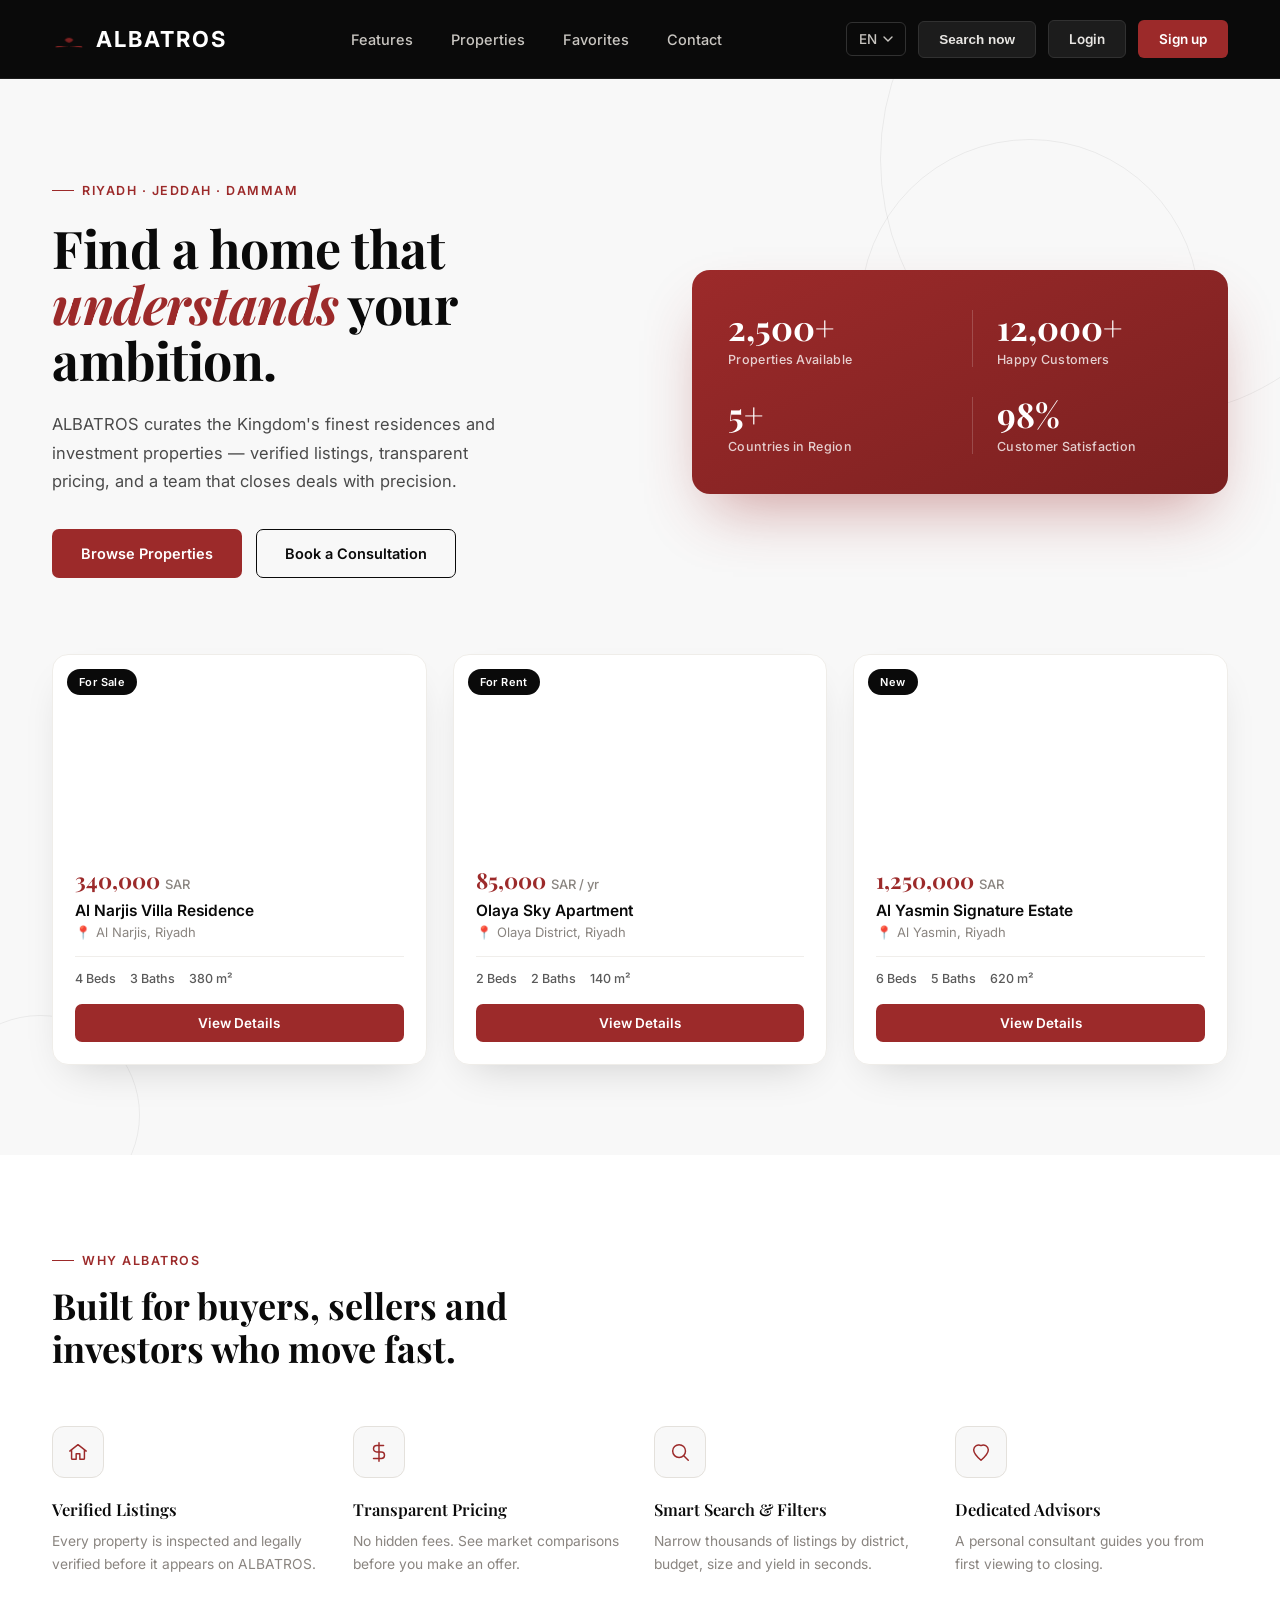
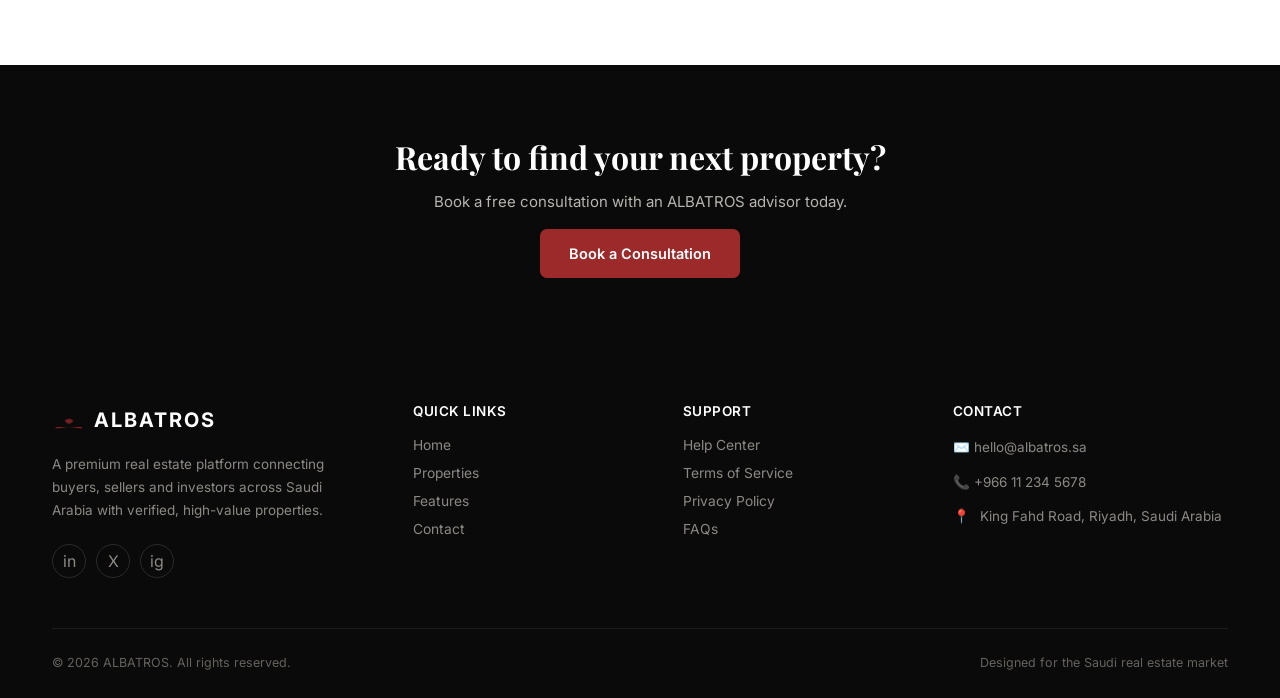
<file: implementation/Albatros (النسخة الأولى)/index.html>
<!DOCTYPE html>
<html lang="en">
<head>
<meta charset="UTF-8">
<meta name="viewport" content="width=device-width, initial-scale=1.0">
<title>ALBATROS | Premium Real Estate</title>
<link rel="preconnect" href="https://fonts.googleapis.com">
<link href="https://fonts.googleapis.com/css2?family=Playfair+Display:wght@500;600;700;800&family=Inter:wght@400;500;600;700&family=Cairo:wght@400;500;600;700;800&display=swap" rel="stylesheet">
<style>
  :root{
    --maroon:#9C2A2A;
    --maroon-dark:#7A2020;
    --black:#0A0A0A;
    --white:#FFFFFF;
    --gray-bg:#F8F8F8;
    --gray-mid:#E4E1DC;
    --text-muted:#8A8580;
  }
  *{box-sizing:border-box;margin:0;padding:0;}
  body{
    font-family:'Inter',sans-serif;
    background:var(--white);
    color:var(--black);
    -webkit-font-smoothing:antialiased;
  }
  h1,h2,h3,.display{
    font-family:'Playfair Display',serif;
  }
  a{text-decoration:none;color:inherit;}
  .wrap{max-width:1240px;margin:0 auto;padding:0 32px;}

  /* ---------- HEADER ---------- */
  header{
    background:var(--black);
    position:sticky; top:0; z-index:50;
    border-bottom:1px solid #1c1c1c;
  }
  .header-inner{
    display:flex;align-items:center;justify-content:space-between;
    height:78px;
  }
  .logo{
    color:var(--white);
    font-size:22px;
    font-weight:700;
    letter-spacing:2px;
    display:flex;align-items:center;gap:10px;
  }
  .logo-mark{
    width:34px;height:34px;
    display:flex;align-items:center;justify-content:center;
    position:relative;cursor:pointer;
  }
  .logo-mark svg{overflow:visible;display:block;}
  .logo-mark .wing{transform-origin:24px 24px;transform-box:fill-box;animation:wingFlap 1.5s ease-in-out both;}
  .logo-mark .wing-r{animation-name:wingFlapR;}
  .logo-mark .bird-fly{transform-origin:24px 24px;animation:flyIn 1.5s cubic-bezier(.3,1.15,.6,1) both;}
  .logo-mark:hover .bird-fly, .logo-mark.replay .bird-fly{animation-play-state:running;}
  @keyframes flyIn{
    0%{transform:translate(120px,-70px) rotate(28deg) scale(.5);opacity:0;}
    18%{opacity:1;}
    55%{transform:translate(-14px,10px) rotate(-8deg) scale(1.08);}
    78%{transform:translate(4px,-3px) rotate(4deg) scale(.97);}
    100%{transform:translate(0,0) rotate(0deg) scale(1);}
  }
  @keyframes wingFlap{
    0%{transform:scaleY(1);}
    20%{transform:scaleY(.35);}
    40%{transform:scaleY(1);}
    60%{transform:scaleY(.35);}
    80%{transform:scaleY(.9);}
    100%{transform:scaleY(.2);}
  }
  @keyframes wingFlapR{
    0%{transform:scaleY(1);}
    20%{transform:scaleY(.35);}
    40%{transform:scaleY(1);}
    60%{transform:scaleY(.35);}
    80%{transform:scaleY(.9);}
    100%{transform:scaleY(.2);}
  }
  nav{display:flex;gap:38px;}
  nav a{
    color:#C9C6C1;
    font-size:14.5px;
    font-weight:500;
    transition:color .2s;
    position:relative;
  }
  nav a:hover{color:var(--white);}
  .header-actions{display:flex;align-items:center;gap:12px;}
  .btn{
    font-size:13.5px;
    font-weight:600;
    padding:10px 20px;
    border-radius:6px;
    cursor:pointer;
    border:1px solid transparent;
    transition:all .2s;
    white-space:nowrap;
  }
  .btn-ghost{
    background:#1C1C1C;
    color:#E8E6E3;
    border:1px solid #313131;
  }
  .btn-ghost:hover{background:#262626;}
  .btn-maroon{
    background:var(--maroon);
    color:var(--white);
  }
  .btn-maroon:hover{background:var(--maroon-dark);}
  .lang{
    display:flex;align-items:center;gap:6px;
    color:#C9C6C1;font-size:13.5px;font-weight:500;
    padding:8px 12px;border-radius:6px;cursor:pointer;
    border:1px solid #313131;
  }
  .lang:hover{background:#1C1C1C;}

  /* ---------- HERO ---------- */
  .hero{
    background:var(--gray-bg);
    position:relative;
    overflow:hidden;
    padding:96px 0 0;
  }
  .hero-circles{
    position:absolute;inset:0;
    pointer-events:none;
  }
  .hero-circles span{
    position:absolute;
    border-radius:50%;
    border:1px solid rgba(0,0,0,0.06);
  }
  .hero-inner{
    display:grid;
    grid-template-columns:1.05fr 0.95fr;
    gap:48px;
    align-items:center;
    position:relative;
    z-index:2;
  }
  .eyebrow{
    display:inline-flex;align-items:center;gap:8px;
    font-size:12.5px;font-weight:600;letter-spacing:1.5px;
    text-transform:uppercase;color:var(--maroon);
    margin-bottom:22px;
  }
  .eyebrow::before{content:"";width:22px;height:1px;background:var(--maroon);}
  .hero h1{
    font-size:52px;
    line-height:1.08;
    font-weight:700;
    color:var(--black);
    margin-bottom:22px;
    letter-spacing:-0.5px;
  }
  .hero h1 em{
    font-style:italic;
    color:var(--maroon);
  }
  .hero p.lead{
    font-size:16.5px;
    line-height:1.7;
    color:#4A4A4A;
    max-width:460px;
    margin-bottom:34px;
  }
  .hero-cta{display:flex;gap:14px;margin-bottom:12px;}
  .btn-lg{padding:15px 28px;font-size:14.5px;border-radius:7px;}
  .btn-outline-black{
    background:transparent;
    border:1.5px solid var(--black);
    color:var(--black);
  }
  .btn-outline-black:hover{background:var(--black);color:var(--white);}

  /* stats card */
  .stats-card{
    background:linear-gradient(155deg, var(--maroon) 0%, var(--maroon-dark) 100%);
    border-radius:18px;
    padding:40px 36px;
    display:grid;
    grid-template-columns:1fr 1fr;
    gap:30px 24px;
    box-shadow:0 30px 60px -20px rgba(156,42,42,0.45);
    position:relative;
  }
  .stat-num{
    font-family:'Playfair Display',serif;
    font-size:34px;
    font-weight:700;
    color:var(--white);
    line-height:1;
    margin-bottom:8px;
  }
  .stat-label{
    font-size:12.5px;
    color:rgba(255,255,255,0.78);
    font-weight:500;
    letter-spacing:.3px;
  }
  .stat-divider-v{border-left:1px solid rgba(255,255,255,0.18);}

  /* ---------- PROPERTY CARDS STRIP ---------- */
  .cards-strip{
    position:relative;
    z-index:2;
    margin-top:64px;
  }
  .cards-row{
    display:grid;
    grid-template-columns:repeat(3,1fr);
    gap:26px;
    padding-bottom:90px;
  }
  .p-card{
    background:var(--white);
    border-radius:16px;
    overflow:hidden;
    box-shadow:0 18px 40px -18px rgba(0,0,0,0.18);
    border:1px solid #EFEDE9;
    transition:transform .25s ease, box-shadow .25s ease;
  }
  .p-card:hover{transform:translateY(-6px);box-shadow:0 26px 50px -18px rgba(0,0,0,0.25);}
  .p-img{
    height:190px;
    background-size:cover;
    background-position:center;
    position:relative;
  }
  .p-tag{
    position:absolute;top:14px;left:14px;
    background:var(--black);
    color:var(--white);
    font-size:11px;font-weight:600;
    padding:6px 12px;border-radius:20px;
    letter-spacing:.4px;
  }
  .p-body{padding:20px 22px 22px;}
  .p-price{
    font-family:'Playfair Display',serif;
    font-size:22px;font-weight:700;color:var(--maroon);
    margin-bottom:6px;
  }
  .p-price span{font-size:13px;color:var(--text-muted);font-weight:500;font-family:'Inter',sans-serif;}
  .p-title{font-size:15.5px;font-weight:600;color:var(--black);margin-bottom:4px;}
  .p-loc{
    font-size:13px;color:var(--text-muted);margin-bottom:16px;
    display:flex;align-items:center;gap:5px;
  }
  .p-specs{
    display:flex;gap:14px;
    padding-top:14px;margin-bottom:18px;
    border-top:1px solid #F0EEEB;
    font-size:12.5px;color:#5A5A5A;font-weight:500;
  }
  .p-btn{
    display:block;text-align:center;
    background:var(--maroon);
    color:var(--white);
    font-size:13.5px;font-weight:600;
    padding:11px;border-radius:7px;
    transition:background .2s;
  }
  .p-btn:hover{background:var(--maroon-dark);}

  /* ---------- FEATURES ---------- */
  .features{padding:90px 0;background:var(--white);}
  .section-head{max-width:560px;margin-bottom:56px;}
  .section-head .eyebrow{margin-bottom:16px;}
  .section-head h2{font-size:36px;font-weight:700;color:var(--black);line-height:1.2;}
  .feat-grid{display:grid;grid-template-columns:repeat(4,1fr);gap:28px;}
  .feat-item{padding:0;}
  .feat-icon{
    width:52px;height:52px;border-radius:12px;
    background:var(--gray-bg);
    display:flex;align-items:center;justify-content:center;
    margin-bottom:20px;
    border:1px solid var(--gray-mid);
  }
  .feat-item h3{font-size:16.5px;font-weight:600;margin-bottom:10px;color:var(--black);}
  .feat-item p{font-size:13.8px;color:var(--text-muted);line-height:1.65;}

  /* ---------- CTA BAND ---------- */
  .cta-band{
    background:var(--black);
    padding:70px 0;
    text-align:center;
  }
  .cta-band h2{color:var(--white);font-size:32px;margin-bottom:14px;font-weight:700;}
  .cta-band p{color:#B8B5B1;font-size:15px;margin-bottom:32px;}

  /* ---------- FOOTER ---------- */
  footer{background:var(--black);padding:70px 0 28px;}
  .foot-grid{
    display:grid;
    grid-template-columns:1.4fr 1fr 1fr 1.2fr;
    gap:40px;
    padding-bottom:50px;
    border-bottom:1px solid #1D1D1D;
  }
  .foot-logo{color:var(--white);font-size:20px;font-weight:700;letter-spacing:2px;margin-bottom:16px;display:flex;align-items:center;gap:8px;}
  .foot-desc{color:#8C8985;font-size:13.5px;line-height:1.7;max-width:280px;}
  .foot-col h4{color:var(--white);font-size:13.5px;font-weight:600;margin-bottom:18px;letter-spacing:.5px;text-transform:uppercase;}
  .foot-col a{display:block;color:#8C8985;font-size:13.8px;margin-bottom:12px;transition:color .2s;}
  .foot-col a:hover{color:var(--white);}
  .foot-contact-item{display:flex;gap:10px;color:#8C8985;font-size:13.5px;margin-bottom:14px;line-height:1.5;}
  .foot-bottom{
    display:flex;justify-content:space-between;align-items:center;
    padding-top:26px;color:#65625E;font-size:12.5px;
  }
  .foot-social{display:flex;gap:10px;}
  .foot-social a{
    width:34px;height:34px;border-radius:50%;
    border:1px solid #2A2A2A;
    display:flex;align-items:center;justify-content:center;
    color:#8C8985;
  }
  .foot-social a:hover{border-color:var(--maroon);color:var(--white);}

  @media(max-width:980px){
    .hero-inner{grid-template-columns:1fr;}
    .cards-row{grid-template-columns:1fr;}
    .feat-grid{grid-template-columns:1fr 1fr;}
    .foot-grid{grid-template-columns:1fr 1fr;}
    nav{display:none;}
    .hero h1{font-size:38px;}
  }

  /* ---------- RTL / ARABIC ---------- */
  html[dir="rtl"] body{font-family:'Cairo',sans-serif;}
  html[dir="rtl"] h1,html[dir="rtl"] h2,html[dir="rtl"] h3,html[dir="rtl"] .display,html[dir="rtl"] .stat-num,html[dir="rtl"] .p-price{font-family:'Cairo',sans-serif;}
  html[dir="rtl"] .p-tag{inset-inline-start:14px;left:auto;}
  html[dir="rtl"] .stat-divider-v{border-inline-start:1px solid rgba(255,255,255,0.18);border-left:none;}

  /* ---------- INTRO SPLASH ---------- */
  html,body{overflow-x:hidden;}
  #splash{
    position:fixed;inset:0;z-index:9999;
    background:radial-gradient(120% 140% at 30% 20%, var(--maroon-dark) 0%, var(--maroon) 55%, #6B1A1A 100%);
    display:flex;align-items:center;justify-content:center;
    cursor:pointer;
    transition:opacity .7s ease, visibility .7s ease;
  }
  #splash.hide{opacity:0;visibility:hidden;pointer-events:none;}
  .splash-inner{display:flex;flex-direction:column;align-items:center;gap:22px;}
  .splash-lockup{display:flex;align-items:center;gap:18px;}
  .splash-bird{overflow:visible;}
  .splash-bird .bird-fly-splash{
    transform-origin:24px 24px;
    animation:splashFly 1.5s cubic-bezier(.28,1.2,.55,1) both;
  }
  .splash-bird .s-wing{transform-origin:24px 24px;transform-box:fill-box;animation:wingFlap 1.5s ease-in-out both;}
  .splash-bird .s-wing-r{animation-name:wingFlapR;}
  @keyframes splashFly{
    0%{transform:translate(-320px,-190px) rotate(-38deg) scale(.42);opacity:0;}
    18%{opacity:1;}
    58%{transform:translate(-46px,14px) rotate(-8deg) scale(1.12);}
    80%{transform:translate(6px,-4px) rotate(5deg) scale(.96);}
    100%{transform:translate(0,0) rotate(0deg) scale(1);}
  }
  .splash-word{
    font-family:'Playfair Display',serif;font-weight:800;
    font-size:56px;letter-spacing:8px;color:var(--white);
    opacity:0;transform:translateY(10px);
    animation:splashWord .7s ease forwards;animation-delay:1.05s;
  }
  @keyframes splashWord{to{opacity:1;transform:translateY(0);}}
  .splash-tag{
    color:rgba(255,255,255,0.75);font-size:13px;letter-spacing:2px;text-transform:uppercase;
    opacity:0;animation:splashWord .6s ease forwards;animation-delay:1.5s;
  }
  .splash-skip{
    position:absolute;bottom:34px;color:rgba(255,255,255,0.55);font-size:12.5px;
    opacity:0;animation:splashWord .6s ease forwards;animation-delay:1.8s;
  }
  html[dir="rtl"] .splash-word{font-family:'Cairo',sans-serif;letter-spacing:2px;}
</style>
</head>
<body>

<div id="splash">
  <div class="splash-inner">
    <div class="splash-lockup">
      <svg class="splash-bird" viewBox="0 0 48 48" width="72" height="72" xmlns="http://www.w3.org/2000/svg">
        <g class="bird-fly-splash">
          <path class="s-wing s-wing-l" d="M24 24 C10 12, 0 15, 3 27 C10 21, 18 22, 24 24 Z" fill="#FFFFFF"/>
          <path class="s-wing s-wing-r" d="M24 24 C38 12, 48 15, 45 27 C38 21, 30 22, 24 24 Z" fill="#FFFFFF"/>
          <path d="M17 25 Q24 19 31 25 Q28 30 24 30 Q20 30 17 25 Z" fill="rgba(255,255,255,0.7)"/>
        </g>
      </svg>
      <div class="splash-word">ALBATROS</div>
    </div>
    <div class="splash-tag" data-i18n="hero_eyebrow">Riyadh · Jeddah · Dammam</div>
  </div>
  <div class="splash-skip" data-i18n="splash_skip">Click to skip</div>
</div>

<header>
  <div class="wrap header-inner">
    <div class="logo"><span class="logo-mark bird-logo">
        <svg viewBox="0 0 48 48" width="30" height="30" xmlns="http://www.w3.org/2000/svg">
          <g class="bird-fly">
            <path class="wing wing-l" d="M24 24 C10 12, 0 15, 3 27 C10 21, 18 22, 24 24 Z" fill="#9C2A2A"/>
            <path class="wing wing-r" d="M24 24 C38 12, 48 15, 45 27 C38 21, 30 22, 24 24 Z" fill="#9C2A2A"/>
            <path d="M17 25 Q24 19 31 25 Q28 30 24 30 Q20 30 17 25 Z" fill="#7A2020"/>
          </g>
        </svg>
      </span>ALBATROS</div>
    <nav>
      <a href="index.html#features" data-i18n="nav_features">Features</a>
      <a href="properties.html" data-i18n="nav_properties">Properties</a>
      <a href="favorites.html" data-i18n="nav_favorites">Favorites</a>
      <a href="contact.html" data-i18n="nav_contact">Contact</a>
    </nav>
    <div class="header-actions">
      <div class="lang" id="langToggle" role="button" tabindex="0">
        <span id="langLabel">EN</span>
        <svg width="10" height="6" viewBox="0 0 10 6" fill="none"><path d="M1 1L5 5L9 1" stroke="#C9C6C1" stroke-width="1.4" stroke-linecap="round"/></svg>
      </div>
      <button class="btn btn-ghost" data-i18n="nav_search">Search now</button>
      <a href="login.html" class="btn btn-ghost" data-i18n="nav_login">Login</a>
      <a href="register.html" class="btn btn-maroon" data-i18n="nav_signup">Sign up</a>
    </div>
  </div>
</header>

<section class="hero">
  <div class="hero-circles">
    <span style="width:520px;height:520px;top:-180px;right:-120px;"></span>
    <span style="width:340px;height:340px;top:60px;right:80px;"></span>
    <span style="width:200px;height:200px;bottom:-60px;left:-60px;"></span>
  </div>
  <div class="wrap">
    <div class="hero-inner">
      <div>
        <div class="eyebrow" data-i18n="hero_eyebrow">Riyadh · Jeddah · Dammam</div>
        <h1 data-i18n-html="hero_title">Find a home that <em>understands</em> your ambition.</h1>
        <p class="lead" data-i18n="hero_lead">ALBATROS curates the Kingdom's finest residences and investment properties — verified listings, transparent pricing, and a team that closes deals with precision.</p>
        <div class="hero-cta">
          <a href="properties.html" class="btn btn-lg btn-maroon" data-i18n="hero_cta1">Browse Properties</a>
          <a href="contact.html" class="btn btn-lg btn-outline-black" data-i18n="hero_cta2">Book a Consultation</a>
        </div>
      </div>

      <div class="stats-card">
        <div>
          <div class="stat-num">2,500+</div>
          <div class="stat-label" data-i18n="stat1">Properties Available</div>
        </div>
        <div class="stat-divider-v" style="padding-inline-start:24px;">
          <div class="stat-num">12,000+</div>
          <div class="stat-label" data-i18n="stat2">Happy Customers</div>
        </div>
        <div>
          <div class="stat-num">5+</div>
          <div class="stat-label" data-i18n="stat3">Countries in Region</div>
        </div>
        <div class="stat-divider-v" style="padding-inline-start:24px;">
          <div class="stat-num">98%</div>
          <div class="stat-label" data-i18n="stat4">Customer Satisfaction</div>
        </div>
      </div>
    </div>

    <div class="cards-strip" id="properties">
      <div class="cards-row">
        <div class="p-card">
          <div class="p-img" style="background-image:url('https://images.unsplash.com/photo-1613977257363-707ba9348227?q=80&w=800&auto=format&fit=crop');">
            <span class="p-tag" data-i18n="tag_sale">For Sale</span>
          </div>
          <div class="p-body">
            <div class="p-price">340,000 <span data-i18n="sar">SAR</span></div>
            <div class="p-title" data-i18n="prop1_title">Al Narjis Villa Residence</div>
            <div class="p-loc">📍 <span data-i18n="prop1_loc">Al Narjis, Riyadh</span></div>
            <div class="p-specs"><span data-i18n="beds4">4 Beds</span><span data-i18n="baths3">3 Baths</span><span>380 m²</span></div>
            <a href="property-details.html?id=1" class="p-btn" data-i18n="view_details">View Details</a>
          </div>
        </div>
        <div class="p-card">
          <div class="p-img" style="background-image:url('https://images.unsplash.com/photo-1600596542815-ffad4c1539a9?q=80&w=800&auto=format&fit=crop');">
            <span class="p-tag" data-i18n="tag_rent">For Rent</span>
          </div>
          <div class="p-body">
            <div class="p-price">85,000 <span data-i18n="sar_yr">SAR / yr</span></div>
            <div class="p-title" data-i18n="prop2_title">Olaya Sky Apartment</div>
            <div class="p-loc">📍 <span data-i18n="prop2_loc">Olaya District, Riyadh</span></div>
            <div class="p-specs"><span data-i18n="beds2">2 Beds</span><span data-i18n="baths2">2 Baths</span><span>140 m²</span></div>
            <a href="property-details.html?id=2" class="p-btn" data-i18n="view_details">View Details</a>
          </div>
        </div>
        <div class="p-card">
          <div class="p-img" style="background-image:url('https://images.unsplash.com/photo-1600585154340-be6161a56a0c?q=80&w=800&auto=format&fit=crop');">
            <span class="p-tag" data-i18n="tag_new">New</span>
          </div>
          <div class="p-body">
            <div class="p-price">1,250,000 <span data-i18n="sar">SAR</span></div>
            <div class="p-title" data-i18n="prop3_title">Al Yasmin Signature Estate</div>
            <div class="p-loc">📍 <span data-i18n="prop3_loc">Al Yasmin, Riyadh</span></div>
            <div class="p-specs"><span data-i18n="beds6">6 Beds</span><span data-i18n="baths5">5 Baths</span><span>620 m²</span></div>
            <a href="property-details.html?id=3" class="p-btn" data-i18n="view_details">View Details</a>
          </div>
        </div>
      </div>
    </div>
  </div>
</section>

<section class="features" id="features">
  <div class="wrap">
    <div class="section-head">
      <div class="eyebrow" data-i18n="why_eyebrow">Why Albatros</div>
      <h2 data-i18n="why_title">Built for buyers, sellers and investors who move fast.</h2>
    </div>
    <div class="feat-grid">
      <div class="feat-item">
        <div class="feat-icon">
          <svg width="22" height="22" viewBox="0 0 24 24" fill="none"><path d="M3 11L12 4l9 7M5 10v9a1 1 0 001 1h4v-6h4v6h4a1 1 0 001-1v-9" stroke="#9C2A2A" stroke-width="1.6" stroke-linecap="round" stroke-linejoin="round"/></svg>
        </div>
        <h3 data-i18n="feat1_h">Verified Listings</h3>
        <p data-i18n="feat1_p">Every property is inspected and legally verified before it appears on ALBATROS.</p>
      </div>
      <div class="feat-item">
        <div class="feat-icon">
          <svg width="22" height="22" viewBox="0 0 24 24" fill="none"><path d="M12 2v20M17 5H9.5a3.5 3.5 0 000 7h5a3.5 3.5 0 010 7H6" stroke="#9C2A2A" stroke-width="1.6" stroke-linecap="round"/></svg>
        </div>
        <h3 data-i18n="feat2_h">Transparent Pricing</h3>
        <p data-i18n="feat2_p">No hidden fees. See market comparisons before you make an offer.</p>
      </div>
      <div class="feat-item">
        <div class="feat-icon">
          <svg width="22" height="22" viewBox="0 0 24 24" fill="none"><circle cx="11" cy="11" r="7" stroke="#9C2A2A" stroke-width="1.6"/><path d="M21 21l-4.35-4.35" stroke="#9C2A2A" stroke-width="1.6" stroke-linecap="round"/></svg>
        </div>
        <h3 data-i18n="feat3_h">Smart Search &amp; Filters</h3>
        <p data-i18n="feat3_p">Narrow thousands of listings by district, budget, size and yield in seconds.</p>
      </div>
      <div class="feat-item">
        <div class="feat-icon">
          <svg width="22" height="22" viewBox="0 0 24 24" fill="none"><path d="M12 21c-4-3.5-8-7-8-11.5A5.5 5.5 0 0112 5a5.5 5.5 0 018 4.5C20 14 16 17.5 12 21z" stroke="#9C2A2A" stroke-width="1.6" stroke-linejoin="round"/></svg>
        </div>
        <h3 data-i18n="feat4_h">Dedicated Advisors</h3>
        <p data-i18n="feat4_p">A personal consultant guides you from first viewing to closing.</p>
      </div>
    </div>
  </div>
</section>

<section class="cta-band">
  <div class="wrap">
    <h2 data-i18n="cta_h">Ready to find your next property?</h2>
    <p data-i18n="cta_p">Book a free consultation with an ALBATROS advisor today.</p>
    <a href="contact.html" class="btn btn-lg btn-maroon" data-i18n="hero_cta2">Book a Consultation</a>
  </div>
</section>

<footer id="contact">
  <div class="wrap">
    <div class="foot-grid">
      <div>
        <div class="foot-logo"><span class="logo-mark bird-logo">
        <svg viewBox="0 0 48 48" width="30" height="30" xmlns="http://www.w3.org/2000/svg">
          <g class="bird-fly">
            <path class="wing wing-l" d="M24 24 C10 12, 0 15, 3 27 C10 21, 18 22, 24 24 Z" fill="#9C2A2A"/>
            <path class="wing wing-r" d="M24 24 C38 12, 48 15, 45 27 C38 21, 30 22, 24 24 Z" fill="#9C2A2A"/>
            <path d="M17 25 Q24 19 31 25 Q28 30 24 30 Q20 30 17 25 Z" fill="#7A2020"/>
          </g>
        </svg>
      </span>ALBATROS</div>
        <p class="foot-desc" data-i18n="foot_desc">A premium real estate platform connecting buyers, sellers and investors across Saudi Arabia with verified, high-value properties.</p>
        <div class="foot-social" style="margin-top:22px;">
          <a href="#">in</a><a href="#">X</a><a href="#">ig</a>
        </div>
      </div>
      <div class="foot-col">
        <h4 data-i18n="foot_links">Quick Links</h4>
        <a href="index.html" data-i18n="foot_home">Home</a>
        <a href="properties.html" data-i18n="nav_properties">Properties</a>
        <a href="index.html#features" data-i18n="nav_features">Features</a>
        <a href="contact.html" data-i18n="nav_contact">Contact</a>
      </div>
      <div class="foot-col">
        <h4 data-i18n="foot_support">Support</h4>
        <a href="#" data-i18n="foot_help">Help Center</a>
        <a href="#" data-i18n="foot_terms">Terms of Service</a>
        <a href="#" data-i18n="foot_privacy">Privacy Policy</a>
        <a href="#" data-i18n="foot_faq">FAQs</a>
      </div>
      <div class="foot-col">
        <h4 data-i18n="foot_contact">Contact</h4>
        <div class="foot-contact-item">✉️ hello@albatros.sa</div>
        <div class="foot-contact-item">📞 +966 11 234 5678</div>
        <div class="foot-contact-item">📍 <span data-i18n="foot_address">King Fahd Road, Riyadh, Saudi Arabia</span></div>
      </div>
    </div>
    <div class="foot-bottom">
      <span data-i18n="foot_rights">© 2026 ALBATROS. All rights reserved.</span>
      <span data-i18n="foot_tagline">Designed for the Saudi real estate market</span>
    </div>
  </div>
</footer>

<script src="i18n.js"></script>
<script>
  (function(){
    var splash = document.getElementById('splash');
    document.body.style.overflow = 'hidden';
    var dismissed = false;
    function dismiss(){
      if(dismissed) return;
      dismissed = true;
      splash.classList.add('hide');
      document.body.style.overflow = '';
      setTimeout(function(){ splash.style.display = 'none'; }, 700);
    }
    splash.addEventListener('click', dismiss);
    setTimeout(dismiss, 2600);
  })();
</script>
</body>
</html>
</file>
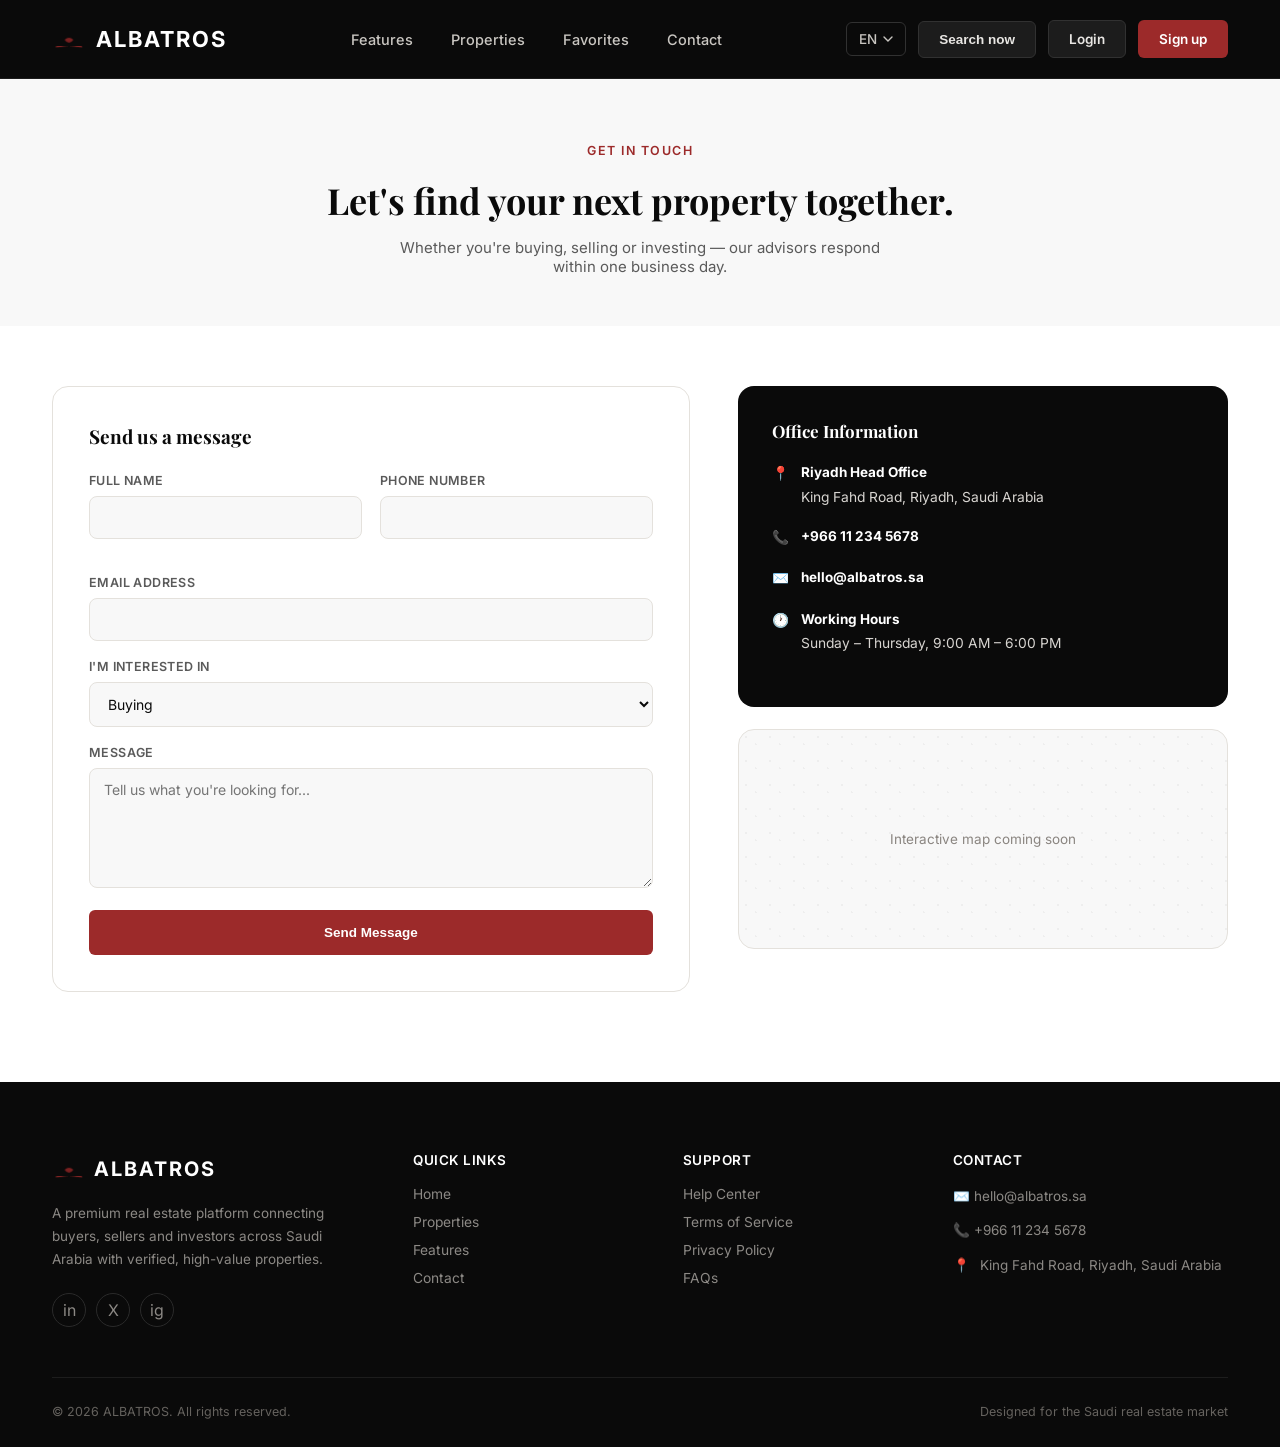
<file: implementation/Albatros (النسخة الأولى)/contact.html>
<!DOCTYPE html>
<html lang="en">
<head>
<meta charset="UTF-8">
<meta name="viewport" content="width=device-width, initial-scale=1.0">
<title>Contact | ALBATROS</title>
<link rel="preconnect" href="https://fonts.googleapis.com">
<link href="https://fonts.googleapis.com/css2?family=Playfair+Display:wght@500;600;700;800&family=Inter:wght@400;500;600;700&family=Cairo:wght@400;500;600;700;800&display=swap" rel="stylesheet">
<style>
  :root{
    --maroon:#9C2A2A; --maroon-dark:#7A2020; --black:#0A0A0A; --white:#FFFFFF;
    --gray-bg:#F8F8F8; --gray-mid:#E4E1DC; --text-muted:#8A8580;
  }
  *{box-sizing:border-box;margin:0;padding:0;}
  body{font-family:'Inter',sans-serif;background:var(--white);color:var(--black);-webkit-font-smoothing:antialiased;}
  h1,h2,h3,.display{font-family:'Playfair Display',serif;}
  a{text-decoration:none;color:inherit;}
  .wrap{max-width:1240px;margin:0 auto;padding:0 32px;}

  header{background:var(--black);position:sticky;top:0;z-index:50;border-bottom:1px solid #1c1c1c;}
  .header-inner{display:flex;align-items:center;justify-content:space-between;height:78px;}
  .logo{color:var(--white);font-size:22px;font-weight:700;letter-spacing:2px;display:flex;align-items:center;gap:10px;}
    .logo-mark{
    width:34px;height:34px;
    display:flex;align-items:center;justify-content:center;
    position:relative;cursor:pointer;
  }
  .logo-mark svg{overflow:visible;display:block;}
  .logo-mark .wing{transform-origin:24px 24px;transform-box:fill-box;animation:wingFlap 1.5s ease-in-out both;}
  .logo-mark .wing-r{animation-name:wingFlapR;}
  .logo-mark .bird-fly{transform-origin:24px 24px;animation:flyIn 1.5s cubic-bezier(.3,1.15,.6,1) both;}
  .logo-mark:hover .bird-fly, .logo-mark.replay .bird-fly{animation-play-state:running;}
  @keyframes flyIn{
    0%{transform:translate(120px,-70px) rotate(28deg) scale(.5);opacity:0;}
    18%{opacity:1;}
    55%{transform:translate(-14px,10px) rotate(-8deg) scale(1.08);}
    78%{transform:translate(4px,-3px) rotate(4deg) scale(.97);}
    100%{transform:translate(0,0) rotate(0deg) scale(1);}
  }
  @keyframes wingFlap{
    0%{transform:scaleY(1);}
    20%{transform:scaleY(.35);}
    40%{transform:scaleY(1);}
    60%{transform:scaleY(.35);}
    80%{transform:scaleY(.9);}
    100%{transform:scaleY(.2);}
  }
  @keyframes wingFlapR{
    0%{transform:scaleY(1);}
    20%{transform:scaleY(.35);}
    40%{transform:scaleY(1);}
    60%{transform:scaleY(.35);}
    80%{transform:scaleY(.9);}
    100%{transform:scaleY(.2);}
  }
  nav{display:flex;gap:38px;}
  nav a{color:#C9C6C1;font-size:14.5px;font-weight:500;transition:color .2s;}
  nav a:hover{color:var(--white);}
  .header-actions{display:flex;align-items:center;gap:12px;}
  .btn{font-size:13.5px;font-weight:600;padding:10px 20px;border-radius:6px;cursor:pointer;border:1px solid transparent;transition:all .2s;white-space:nowrap;}
  .btn-ghost{background:#1C1C1C;color:#E8E6E3;border:1px solid #313131;}
  .btn-ghost:hover{background:#262626;}
  .btn-maroon{background:var(--maroon);color:var(--white);}
  .btn-maroon:hover{background:var(--maroon-dark);}
  .btn-full{width:100%;text-align:center;}
  .lang{display:flex;align-items:center;gap:6px;color:#C9C6C1;font-size:13.5px;font-weight:500;padding:8px 12px;border-radius:6px;cursor:pointer;border:1px solid #313131;}
  .lang:hover{background:#1C1C1C;}

  .page-head{background:var(--gray-bg);padding:60px 0 50px;text-align:center;}
  .eyebrow{display:inline-flex;align-items:center;gap:8px;font-size:12.5px;font-weight:600;letter-spacing:1.5px;text-transform:uppercase;color:var(--maroon);margin-bottom:18px;}
  .page-head h1{font-size:36px;font-weight:700;margin-bottom:14px;}
  .page-head p{color:#5A5A5A;font-size:15px;max-width:480px;margin:0 auto;}

  .contact-layout{display:grid;grid-template-columns:1.3fr 1fr;gap:48px;padding:60px 0 90px;align-items:start;}

  .form-card{background:var(--white);border:1px solid var(--gray-mid);border-radius:16px;padding:36px;}
  .form-card h3{font-size:19px;font-weight:700;margin-bottom:24px;}
  .form-row{display:grid;grid-template-columns:1fr 1fr;gap:18px;margin-bottom:18px;}
  .field{margin-bottom:18px;}
  .field label{display:block;font-size:12.5px;font-weight:600;color:#5A5A5A;margin-bottom:8px;text-transform:uppercase;letter-spacing:.4px;}
  .field input, .field select, .field textarea{
    width:100%;padding:12px 14px;border-radius:8px;border:1px solid var(--gray-mid);
    background:var(--gray-bg);font-size:14px;font-family:'Inter',sans-serif;color:var(--black);
  }
  .field textarea{resize:vertical;min-height:120px;font-family:'Inter',sans-serif;}
  .field input:focus, .field select:focus, .field textarea:focus{outline:2px solid var(--maroon);outline-offset:1px;}

  .info-card{background:var(--black);border-radius:16px;padding:34px;color:var(--white);margin-bottom:22px;}
  .info-card h3{font-size:17px;font-weight:700;margin-bottom:20px;}
  .info-row{display:flex;gap:12px;align-items:flex-start;margin-bottom:18px;font-size:13.8px;color:#D8D5D1;line-height:1.6;}
  .info-row b{display:block;color:var(--white);font-size:13.5px;margin-bottom:2px;}
  .map-box{
    height:220px;border-radius:16px;background:var(--gray-bg);
    border:1px solid var(--gray-mid);
    display:flex;align-items:center;justify-content:center;
    color:var(--text-muted);font-size:13.5px;
    background-image:radial-gradient(circle at 30% 30%, #eee 1px, transparent 1px), radial-gradient(circle at 70% 60%, #eee 1px, transparent 1px);
    background-size:24px 24px;
  }

  footer{background:var(--black);padding:70px 0 28px;}
  .foot-grid{display:grid;grid-template-columns:1.4fr 1fr 1fr 1.2fr;gap:40px;padding-bottom:50px;border-bottom:1px solid #1D1D1D;}
  .foot-logo{color:var(--white);font-size:20px;font-weight:700;letter-spacing:2px;margin-bottom:16px;display:flex;align-items:center;gap:8px;}
  .foot-desc{color:#8C8985;font-size:13.5px;line-height:1.7;max-width:280px;}
  .foot-col h4{color:var(--white);font-size:13.5px;font-weight:600;margin-bottom:18px;letter-spacing:.5px;text-transform:uppercase;}
  .foot-col a{display:block;color:#8C8985;font-size:13.8px;margin-bottom:12px;}
  .foot-col a:hover{color:var(--white);}
  .foot-contact-item{display:flex;gap:10px;color:#8C8985;font-size:13.5px;margin-bottom:14px;line-height:1.5;}
  .foot-bottom{display:flex;justify-content:space-between;align-items:center;padding-top:26px;color:#65625E;font-size:12.5px;}
  .foot-social{display:flex;gap:10px;}
  .foot-social a{width:34px;height:34px;border-radius:50%;border:1px solid #2A2A2A;display:flex;align-items:center;justify-content:center;color:#8C8985;}
  .foot-social a:hover{border-color:var(--maroon);color:var(--white);}

  @media(max-width:980px){
    .contact-layout{grid-template-columns:1fr;}
    .form-row{grid-template-columns:1fr;}
    nav{display:none;}
    .foot-grid{grid-template-columns:1fr 1fr;}
  }

  html[dir="rtl"] body{font-family:'Cairo',sans-serif;}
  html[dir="rtl"] h1,html[dir="rtl"] h2,html[dir="rtl"] h3{font-family:'Cairo',sans-serif;}
</style>
</head>
<body>

<header>
  <div class="wrap header-inner">
    <div class="logo"><span class="logo-mark bird-logo">
        <svg viewBox="0 0 48 48" width="30" height="30" xmlns="http://www.w3.org/2000/svg">
          <g class="bird-fly">
            <path class="wing wing-l" d="M24 24 C10 12, 0 15, 3 27 C10 21, 18 22, 24 24 Z" fill="#9C2A2A"/>
            <path class="wing wing-r" d="M24 24 C38 12, 48 15, 45 27 C38 21, 30 22, 24 24 Z" fill="#9C2A2A"/>
            <path d="M17 25 Q24 19 31 25 Q28 30 24 30 Q20 30 17 25 Z" fill="#7A2020"/>
          </g>
        </svg>
      </span>ALBATROS</div>
    <nav>
      <a href="index.html#features" data-i18n="nav_features">Features</a>
      <a href="properties.html" data-i18n="nav_properties">Properties</a>
      <a href="favorites.html" data-i18n="nav_favorites">Favorites</a>
      <a href="contact.html" data-i18n="nav_contact">Contact</a>
    </nav>
    <div class="header-actions">
      <div class="lang" id="langToggle" role="button" tabindex="0">
        <span id="langLabel">EN</span>
        <svg width="10" height="6" viewBox="0 0 10 6" fill="none"><path d="M1 1L5 5L9 1" stroke="#C9C6C1" stroke-width="1.4" stroke-linecap="round"/></svg>
      </div>
      <button class="btn btn-ghost" data-i18n="nav_search">Search now</button>
      <a href="login.html" class="btn btn-ghost" data-i18n="nav_login">Login</a>
      <a href="register.html" class="btn btn-maroon" data-i18n="nav_signup">Sign up</a>
    </div>
  </div>
</header>

<div class="page-head">
  <div class="wrap">
    <div class="eyebrow" data-i18n="c_eyebrow">Get in Touch</div>
    <h1 data-i18n="c_title">Let's find your next property together.</h1>
    <p data-i18n="c_lead">Whether you're buying, selling or investing — our advisors respond within one business day.</p>
  </div>
</div>

<div class="wrap">
  <div class="contact-layout">
    <div class="form-card">
      <h3 data-i18n="c_form_h">Send us a message</h3>
      <form onsubmit="return false;">
        <div class="form-row">
          <div class="field">
            <label data-i18n="c_name">Full Name</label>
            <input type="text">
          </div>
          <div class="field">
            <label data-i18n="c_phone">Phone Number</label>
            <input type="tel">
          </div>
        </div>
        <div class="field">
          <label data-i18n="c_email">Email Address</label>
          <input type="email">
        </div>
        <div class="field">
          <label data-i18n="c_subject">I'm interested in</label>
          <select>
            <option data-i18n="c_subject_buy">Buying</option>
            <option data-i18n="c_subject_sell">Selling</option>
            <option data-i18n="c_subject_rent">Renting</option>
            <option data-i18n="c_subject_other">Other</option>
          </select>
        </div>
        <div class="field">
          <label data-i18n="c_message">Message</label>
          <textarea data-i18n-ph="c_message_ph" placeholder="Tell us what you're looking for..."></textarea>
        </div>
        <button class="btn btn-maroon btn-full" style="padding:14px;" data-i18n="c_send">Send Message</button>
      </form>
    </div>

    <div>
      <div class="info-card">
        <h3 data-i18n="c_info_h">Office Information</h3>
        <div class="info-row">📍 <div><b data-i18n="c_office">Riyadh Head Office</b><span data-i18n="foot_address">King Fahd Road, Riyadh, Saudi Arabia</span></div></div>
        <div class="info-row">📞 <div><b>+966 11 234 5678</b></div></div>
        <div class="info-row">✉️ <div><b>hello@albatros.sa</b></div></div>
        <div class="info-row">🕐 <div><b data-i18n="c_hours_h">Working Hours</b><span data-i18n="c_hours">Sunday – Thursday, 9:00 AM – 6:00 PM</span></div></div>
      </div>
      <div class="map-box"><span data-i18n="c_map_note">Interactive map coming soon</span></div>
    </div>
  </div>
</div>

<footer>
  <div class="wrap">
    <div class="foot-grid">
      <div>
        <div class="foot-logo"><span class="logo-mark bird-logo">
        <svg viewBox="0 0 48 48" width="30" height="30" xmlns="http://www.w3.org/2000/svg">
          <g class="bird-fly">
            <path class="wing wing-l" d="M24 24 C10 12, 0 15, 3 27 C10 21, 18 22, 24 24 Z" fill="#9C2A2A"/>
            <path class="wing wing-r" d="M24 24 C38 12, 48 15, 45 27 C38 21, 30 22, 24 24 Z" fill="#9C2A2A"/>
            <path d="M17 25 Q24 19 31 25 Q28 30 24 30 Q20 30 17 25 Z" fill="#7A2020"/>
          </g>
        </svg>
      </span>ALBATROS</div>
        <p class="foot-desc" data-i18n="foot_desc">A premium real estate platform connecting buyers, sellers and investors across Saudi Arabia with verified, high-value properties.</p>
        <div class="foot-social" style="margin-top:22px;"><a href="#">in</a><a href="#">X</a><a href="#">ig</a></div>
      </div>
      <div class="foot-col">
        <h4 data-i18n="foot_links">Quick Links</h4>
        <a href="index.html" data-i18n="foot_home">Home</a>
        <a href="properties.html" data-i18n="nav_properties">Properties</a>
        <a href="index.html#features" data-i18n="nav_features">Features</a>
        <a href="contact.html" data-i18n="nav_contact">Contact</a>
      </div>
      <div class="foot-col">
        <h4 data-i18n="foot_support">Support</h4>
        <a href="#" data-i18n="foot_help">Help Center</a>
        <a href="#" data-i18n="foot_terms">Terms of Service</a>
        <a href="#" data-i18n="foot_privacy">Privacy Policy</a>
        <a href="#" data-i18n="foot_faq">FAQs</a>
      </div>
      <div class="foot-col">
        <h4 data-i18n="foot_contact">Contact</h4>
        <div class="foot-contact-item">✉️ hello@albatros.sa</div>
        <div class="foot-contact-item">📞 +966 11 234 5678</div>
        <div class="foot-contact-item">📍 <span data-i18n="foot_address">King Fahd Road, Riyadh, Saudi Arabia</span></div>
      </div>
    </div>
    <div class="foot-bottom">
      <span data-i18n="foot_rights">© 2026 ALBATROS. All rights reserved.</span>
      <span data-i18n="foot_tagline">Designed for the Saudi real estate market</span>
    </div>
  </div>
</footer>

<script src="i18n.js"></script>
</body>
</html>
</file>
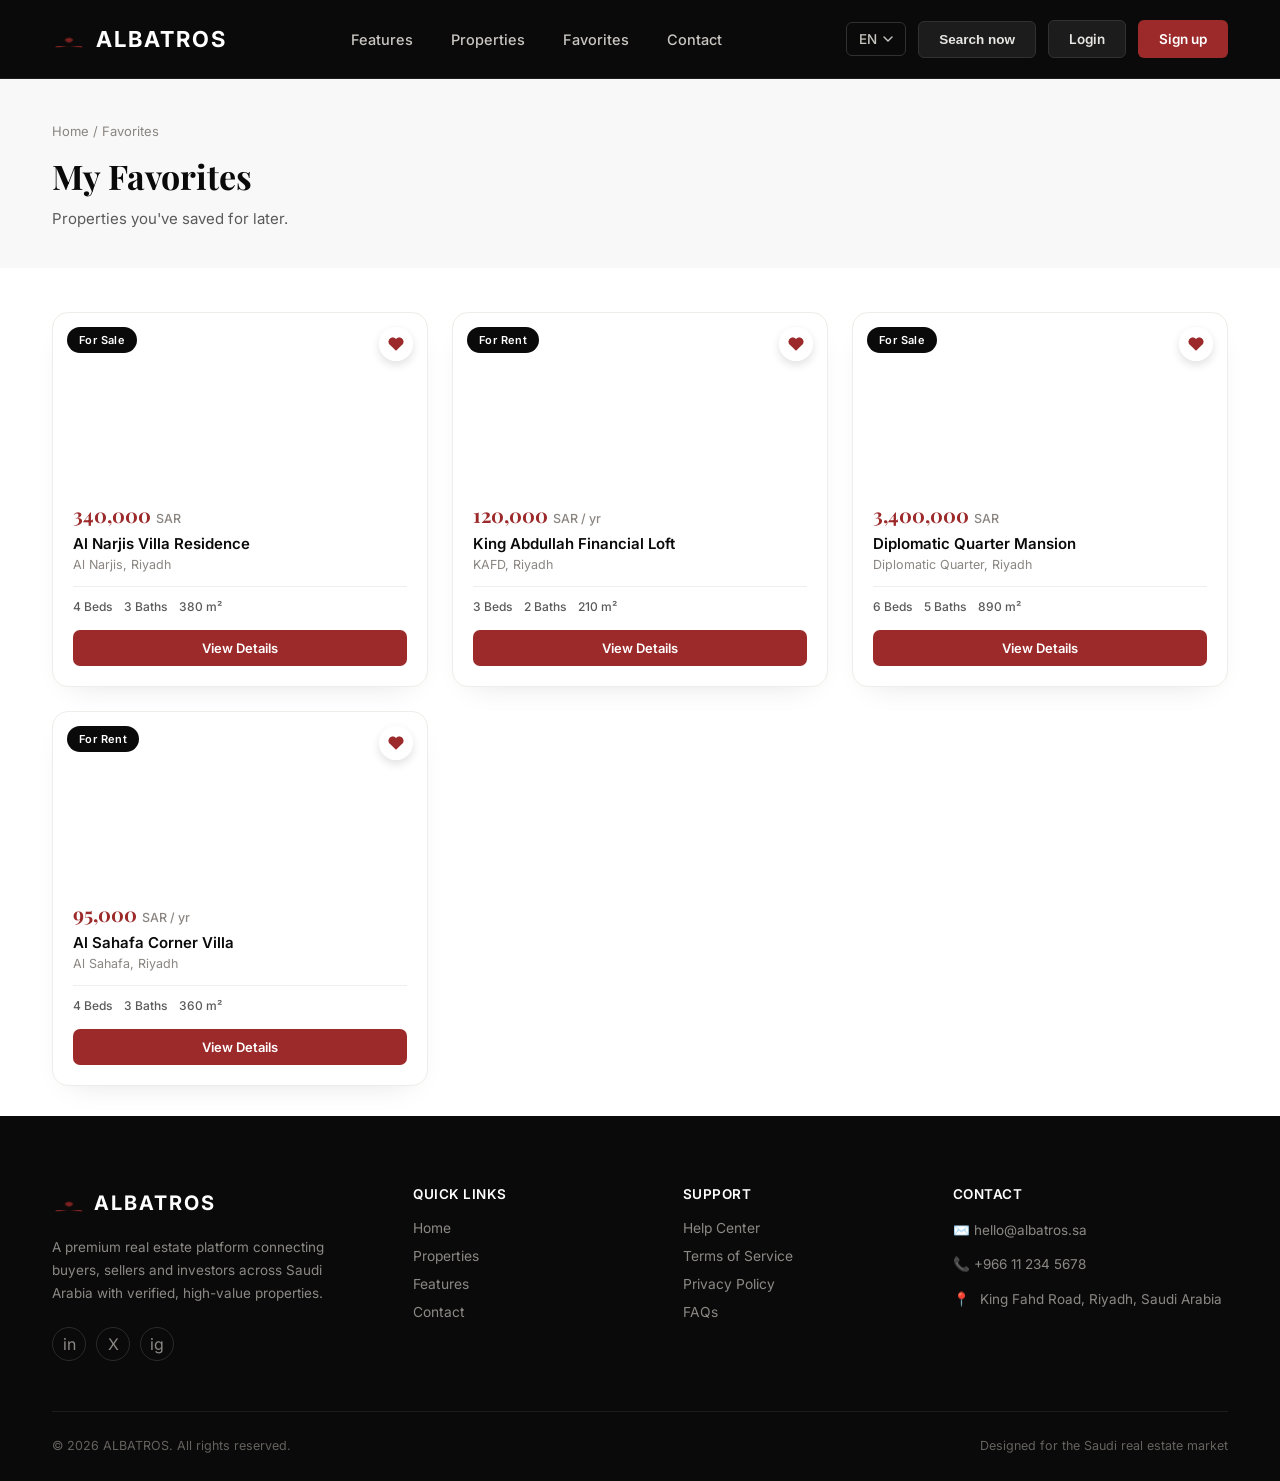
<file: implementation/Albatros (النسخة الأولى)/favorites.html>
<!DOCTYPE html>
<html lang="en">
<head>
<meta charset="UTF-8">
<meta name="viewport" content="width=device-width, initial-scale=1.0">
<title>My Favorites | ALBATROS</title>
<link rel="preconnect" href="https://fonts.googleapis.com">
<link href="https://fonts.googleapis.com/css2?family=Playfair+Display:wght@500;600;700;800&family=Inter:wght@400;500;600;700&family=Cairo:wght@400;500;600;700;800&display=swap" rel="stylesheet">
<style>
  :root{
    --maroon:#9C2A2A; --maroon-dark:#7A2020; --black:#0A0A0A; --white:#FFFFFF;
    --gray-bg:#F8F8F8; --gray-mid:#E4E1DC; --text-muted:#8A8580;
  }
  *{box-sizing:border-box;margin:0;padding:0;}
  body{font-family:'Inter',sans-serif;background:var(--white);color:var(--black);-webkit-font-smoothing:antialiased;}
  h1,h2,h3,.display{font-family:'Playfair Display',serif;}
  a{text-decoration:none;color:inherit;}
  .wrap{max-width:1240px;margin:0 auto;padding:0 32px;}

  header{background:var(--black);position:sticky;top:0;z-index:50;border-bottom:1px solid #1c1c1c;}
  .header-inner{display:flex;align-items:center;justify-content:space-between;height:78px;}
  .logo{color:var(--white);font-size:22px;font-weight:700;letter-spacing:2px;display:flex;align-items:center;gap:10px;}
    .logo-mark{
    width:34px;height:34px;
    display:flex;align-items:center;justify-content:center;
    position:relative;cursor:pointer;
  }
  .logo-mark svg{overflow:visible;display:block;}
  .logo-mark .wing{transform-origin:24px 24px;transform-box:fill-box;animation:wingFlap 1.5s ease-in-out both;}
  .logo-mark .wing-r{animation-name:wingFlapR;}
  .logo-mark .bird-fly{transform-origin:24px 24px;animation:flyIn 1.5s cubic-bezier(.3,1.15,.6,1) both;}
  .logo-mark:hover .bird-fly, .logo-mark.replay .bird-fly{animation-play-state:running;}
  @keyframes flyIn{
    0%{transform:translate(120px,-70px) rotate(28deg) scale(.5);opacity:0;}
    18%{opacity:1;}
    55%{transform:translate(-14px,10px) rotate(-8deg) scale(1.08);}
    78%{transform:translate(4px,-3px) rotate(4deg) scale(.97);}
    100%{transform:translate(0,0) rotate(0deg) scale(1);}
  }
  @keyframes wingFlap{
    0%{transform:scaleY(1);}
    20%{transform:scaleY(.35);}
    40%{transform:scaleY(1);}
    60%{transform:scaleY(.35);}
    80%{transform:scaleY(.9);}
    100%{transform:scaleY(.2);}
  }
  @keyframes wingFlapR{
    0%{transform:scaleY(1);}
    20%{transform:scaleY(.35);}
    40%{transform:scaleY(1);}
    60%{transform:scaleY(.35);}
    80%{transform:scaleY(.9);}
    100%{transform:scaleY(.2);}
  }
  nav{display:flex;gap:38px;}
  nav a{color:#C9C6C1;font-size:14.5px;font-weight:500;transition:color .2s;}
  nav a:hover{color:var(--white);}
  .header-actions{display:flex;align-items:center;gap:12px;}
  .btn{font-size:13.5px;font-weight:600;padding:10px 20px;border-radius:6px;cursor:pointer;border:1px solid transparent;transition:all .2s;white-space:nowrap;}
  .btn-ghost{background:#1C1C1C;color:#E8E6E3;border:1px solid #313131;}
  .btn-ghost:hover{background:#262626;}
  .btn-maroon{background:var(--maroon);color:var(--white);}
  .btn-maroon:hover{background:var(--maroon-dark);}
  .lang{display:flex;align-items:center;gap:6px;color:#C9C6C1;font-size:13.5px;font-weight:500;padding:8px 12px;border-radius:6px;cursor:pointer;border:1px solid #313131;}
  .lang:hover{background:#1C1C1C;}

  /* breadcrumb + page head */
  .page-head{background:var(--gray-bg);padding:44px 0 40px;}
  .breadcrumb{font-size:13px;color:var(--text-muted);margin-bottom:14px;}
  .breadcrumb a{color:var(--text-muted);}
  .breadcrumb a:hover{color:var(--maroon);}
  .page-head h1{font-size:34px;font-weight:700;margin-bottom:10px;}
  .page-head p{color:#5A5A5A;font-size:15px;max-width:560px;}

  /* layout */
  .listing-layout{display:grid;grid-template-columns:280px 1fr;gap:40px;padding:48px 0 90px;align-items:start;}

  /* filters sidebar */
  .filters{background:var(--gray-bg);border:1px solid var(--gray-mid);border-radius:14px;padding:26px;position:sticky;top:100px;}
  .filters h3{font-size:15px;font-weight:700;margin-bottom:20px;font-family:'Inter',sans-serif;}
  .f-group{margin-bottom:20px;}
  .f-group label{display:block;font-size:12.5px;font-weight:600;color:#5A5A5A;margin-bottom:8px;text-transform:uppercase;letter-spacing:.4px;}
  .f-group select, .f-group input{
    width:100%;padding:10px 12px;border-radius:7px;border:1px solid var(--gray-mid);
    background:var(--white);font-size:13.5px;font-family:'Inter',sans-serif;color:var(--black);
  }
  .f-range{display:flex;gap:8px;}
  .f-actions{display:flex;flex-direction:column;gap:10px;margin-top:22px;}
  .btn-full{width:100%;text-align:center;}
  .btn-outline-black{background:transparent;border:1.5px solid var(--black);color:var(--black);}
  .btn-outline-black:hover{background:var(--black);color:var(--white);}

  /* results */
  .results-bar{display:flex;justify-content:space-between;align-items:center;margin-bottom:26px;flex-wrap:wrap;gap:14px;}
  .results-count{font-size:13.8px;color:#5A5A5A;}
  .results-count b{color:var(--black);}
  .sort-wrap{display:flex;align-items:center;gap:10px;font-size:13.5px;color:#5A5A5A;}
  .sort-wrap select{padding:9px 12px;border-radius:7px;border:1px solid var(--gray-mid);font-size:13.5px;background:var(--white);}

  .listing-grid{display:grid;grid-template-columns:repeat(3,1fr);gap:24px;}
  .p-card{background:var(--white);border-radius:16px;overflow:hidden;box-shadow:0 12px 30px -18px rgba(0,0,0,0.15);border:1px solid #EFEDE9;transition:transform .25s ease, box-shadow .25s ease;}
  .p-card:hover{transform:translateY(-5px);box-shadow:0 22px 40px -18px rgba(0,0,0,0.22);}
  .p-img{height:170px;background-size:cover;background-position:center;position:relative;}
  .p-tag{position:absolute;inset-inline-start:14px;top:14px;background:var(--black);color:var(--white);font-size:11px;font-weight:600;padding:6px 12px;border-radius:20px;letter-spacing:.4px;}
  .p-body{padding:18px 20px 20px;}
  .p-price{font-family:'Playfair Display',serif;font-size:20px;font-weight:700;color:var(--maroon);margin-bottom:6px;}
  .p-price span{font-size:12.5px;color:var(--text-muted);font-weight:500;font-family:'Inter',sans-serif;}
  .p-title{font-size:15px;font-weight:600;color:var(--black);margin-bottom:4px;}
  .p-loc{font-size:12.5px;color:var(--text-muted);margin-bottom:14px;}
  .p-specs{display:flex;gap:12px;padding-top:12px;margin-bottom:16px;border-top:1px solid #F0EEEB;font-size:12px;color:#5A5A5A;font-weight:500;}
  .p-btn{display:block;text-align:center;background:var(--maroon);color:var(--white);font-size:13px;font-weight:600;padding:10px;border-radius:7px;transition:background .2s;}
  .p-btn:hover{background:var(--maroon-dark);}
  .heart-btn{
    position:absolute;top:14px;inset-inline-end:14px;
    width:34px;height:34px;border-radius:50%;background:rgba(255,255,255,0.92);
    display:flex;align-items:center;justify-content:center;cursor:pointer;
    box-shadow:0 4px 10px rgba(0,0,0,0.12);
  }
  .heart-btn svg{transition:all .15s;}
  .heart-btn.active svg{fill:var(--maroon);stroke:var(--maroon);}
  .p-card.removed{display:none;}

  .empty-state{
    display:none;flex-direction:column;align-items:center;text-align:center;
    padding:90px 20px;
  }
  .empty-state.show{display:flex;}
  .empty-state .e-icon{
    width:74px;height:74px;border-radius:50%;background:var(--gray-bg);
    display:flex;align-items:center;justify-content:center;margin-bottom:22px;
  }
  .empty-state h3{font-size:20px;font-weight:700;margin-bottom:10px;}
  .empty-state p{color:var(--text-muted);font-size:14px;margin-bottom:26px;max-width:320px;}

  .pagination{display:flex;justify-content:center;align-items:center;gap:8px;margin-top:50px;}
  .pg-btn{width:38px;height:38px;border-radius:8px;border:1px solid var(--gray-mid);display:flex;align-items:center;justify-content:center;font-size:13.5px;font-weight:600;cursor:pointer;color:#5A5A5A;}
  .pg-btn.active{background:var(--maroon);color:var(--white);border-color:var(--maroon);}
  .pg-btn:hover:not(.active){background:var(--gray-bg);}
  .pg-nav{padding:0 16px;width:auto;}

  footer{background:var(--black);padding:70px 0 28px;}
  .foot-grid{display:grid;grid-template-columns:1.4fr 1fr 1fr 1.2fr;gap:40px;padding-bottom:50px;border-bottom:1px solid #1D1D1D;}
  .foot-logo{color:var(--white);font-size:20px;font-weight:700;letter-spacing:2px;margin-bottom:16px;display:flex;align-items:center;gap:8px;}
  .foot-desc{color:#8C8985;font-size:13.5px;line-height:1.7;max-width:280px;}
  .foot-col h4{color:var(--white);font-size:13.5px;font-weight:600;margin-bottom:18px;letter-spacing:.5px;text-transform:uppercase;}
  .foot-col a{display:block;color:#8C8985;font-size:13.8px;margin-bottom:12px;transition:color .2s;}
  .foot-col a:hover{color:var(--white);}
  .foot-contact-item{display:flex;gap:10px;color:#8C8985;font-size:13.5px;margin-bottom:14px;line-height:1.5;}
  .foot-bottom{display:flex;justify-content:space-between;align-items:center;padding-top:26px;color:#65625E;font-size:12.5px;}
  .foot-social{display:flex;gap:10px;}
  .foot-social a{width:34px;height:34px;border-radius:50%;border:1px solid #2A2A2A;display:flex;align-items:center;justify-content:center;color:#8C8985;}
  .foot-social a:hover{border-color:var(--maroon);color:var(--white);}

  @media(max-width:980px){
    .listing-layout{grid-template-columns:1fr;}
    .filters{position:static;}
    .listing-grid{grid-template-columns:1fr 1fr;}
    nav{display:none;}
    .foot-grid{grid-template-columns:1fr 1fr;}
  }
  @media(max-width:640px){ .listing-grid{grid-template-columns:1fr;} }

  html[dir="rtl"] body{font-family:'Cairo',sans-serif;}
  html[dir="rtl"] h1,html[dir="rtl"] h2,html[dir="rtl"] h3,html[dir="rtl"] .p-price{font-family:'Cairo',sans-serif;}
</style>
</head>
<body>

<header>
  <div class="wrap header-inner">
    <div class="logo"><span class="logo-mark bird-logo">
        <svg viewBox="0 0 48 48" width="30" height="30" xmlns="http://www.w3.org/2000/svg">
          <g class="bird-fly">
            <path class="wing wing-l" d="M24 24 C10 12, 0 15, 3 27 C10 21, 18 22, 24 24 Z" fill="#9C2A2A"/>
            <path class="wing wing-r" d="M24 24 C38 12, 48 15, 45 27 C38 21, 30 22, 24 24 Z" fill="#9C2A2A"/>
            <path d="M17 25 Q24 19 31 25 Q28 30 24 30 Q20 30 17 25 Z" fill="#7A2020"/>
          </g>
        </svg>
      </span>ALBATROS</div>
    <nav>
      <a href="index.html#features" data-i18n="nav_features">Features</a>
      <a href="properties.html" data-i18n="nav_properties">Properties</a>
      <a href="favorites.html" data-i18n="nav_favorites">Favorites</a>
      <a href="contact.html" data-i18n="nav_contact">Contact</a>
    </nav>
    <div class="header-actions">
      <div class="lang" id="langToggle" role="button" tabindex="0">
        <span id="langLabel">EN</span>
        <svg width="10" height="6" viewBox="0 0 10 6" fill="none"><path d="M1 1L5 5L9 1" stroke="#C9C6C1" stroke-width="1.4" stroke-linecap="round"/></svg>
      </div>
      <button class="btn btn-ghost" data-i18n="nav_search">Search now</button>
      <a href="login.html" class="btn btn-ghost" data-i18n="nav_login">Login</a>
      <a href="register.html" class="btn btn-maroon" data-i18n="nav_signup">Sign up</a>
    </div>
  </div>
</header>

<div class="page-head">
  <div class="wrap">
    <div class="breadcrumb"><a href="index.html" data-i18n="bc_home">Home</a> / <span data-i18n="nav_favorites">Favorites</span></div>
    <h1 data-i18n="fav_title">My Favorites</h1>
    <p data-i18n="fav_lead">Properties you've saved for later.</p>
  </div>
</div>

<div class="wrap">
  <div id="favGrid" class="listing-grid" style="grid-template-columns:repeat(3,1fr);padding:44px 0 30px;">
    <div class="p-card" data-fav="1">
      <div class="p-img" style="background-image:url('https://images.unsplash.com/photo-1613977257363-707ba9348227?q=80&w=800&auto=format&fit=crop');">
        <span class="p-tag" data-i18n="tag_sale">For Sale</span>
        <div class="heart-btn active"><svg width="16" height="16" viewBox="0 0 24 24" fill="none" stroke="#9C2A2A" stroke-width="1.8"><path d="M20.8 4.6a5.5 5.5 0 00-7.8 0L12 5.6l-1-1a5.5 5.5 0 00-7.8 7.8l1 1L12 21l7.8-7.6 1-1a5.5 5.5 0 000-7.8z"/></svg></div>
      </div>
      <div class="p-body">
        <div class="p-price">340,000 <span data-i18n="sar">SAR</span></div>
        <div class="p-title" data-i18n="prop1_title">Al Narjis Villa Residence</div>
        <div class="p-loc" data-i18n="prop1_loc">Al Narjis, Riyadh</div>
        <div class="p-specs"><span data-i18n="beds4">4 Beds</span><span data-i18n="baths3">3 Baths</span><span>380 m²</span></div>
        <a href="property-details.html?id=1" class="p-btn" data-i18n="view_details">View Details</a>
      </div>
    </div>
    <div class="p-card" data-fav="5">
      <div class="p-img" style="background-image:url('https://images.unsplash.com/photo-1600566753086-00f18fb6b3ea?q=80&w=800&auto=format&fit=crop');">
        <span class="p-tag" data-i18n="tag_rent">For Rent</span>
        <div class="heart-btn active"><svg width="16" height="16" viewBox="0 0 24 24" fill="none" stroke="#9C2A2A" stroke-width="1.8"><path d="M20.8 4.6a5.5 5.5 0 00-7.8 0L12 5.6l-1-1a5.5 5.5 0 00-7.8 7.8l1 1L12 21l7.8-7.6 1-1a5.5 5.5 0 000-7.8z"/></svg></div>
      </div>
      <div class="p-body">
        <div class="p-price">120,000 <span data-i18n="sar_yr">SAR / yr</span></div>
        <div class="p-title" data-i18n="prop5_title">King Abdullah Financial Loft</div>
        <div class="p-loc" data-i18n="prop5_loc">KAFD, Riyadh</div>
        <div class="p-specs"><span data-i18n="beds3">3 Beds</span><span data-i18n="baths2">2 Baths</span><span>210 m²</span></div>
        <a href="property-details.html?id=5" class="p-btn" data-i18n="view_details">View Details</a>
      </div>
    </div>
    <div class="p-card" data-fav="6">
      <div class="p-img" style="background-image:url('https://images.unsplash.com/photo-1600566753086-00f18fb6b3ea?q=80&w=800&auto=format&fit=crop');">
        <span class="p-tag" data-i18n="tag_sale">For Sale</span>
        <div class="heart-btn active"><svg width="16" height="16" viewBox="0 0 24 24" fill="none" stroke="#9C2A2A" stroke-width="1.8"><path d="M20.8 4.6a5.5 5.5 0 00-7.8 0L12 5.6l-1-1a5.5 5.5 0 00-7.8 7.8l1 1L12 21l7.8-7.6 1-1a5.5 5.5 0 000-7.8z"/></svg></div>
      </div>
      <div class="p-body">
        <div class="p-price">3,400,000 <span data-i18n="sar">SAR</span></div>
        <div class="p-title" data-i18n="prop6_title">Diplomatic Quarter Mansion</div>
        <div class="p-loc" data-i18n="prop6_loc">Diplomatic Quarter, Riyadh</div>
        <div class="p-specs"><span data-i18n="beds6">6 Beds</span><span data-i18n="baths5">5 Baths</span><span>890 m²</span></div>
        <a href="property-details.html?id=6" class="p-btn" data-i18n="view_details">View Details</a>
      </div>
    </div>
    <div class="p-card" data-fav="9">
      <div class="p-img" style="background-image:url('https://images.unsplash.com/photo-1512917774080-9991f1c4c750?q=80&w=800&auto=format&fit=crop');">
        <span class="p-tag" data-i18n="tag_rent">For Rent</span>
        <div class="heart-btn active"><svg width="16" height="16" viewBox="0 0 24 24" fill="none" stroke="#9C2A2A" stroke-width="1.8"><path d="M20.8 4.6a5.5 5.5 0 00-7.8 0L12 5.6l-1-1a5.5 5.5 0 00-7.8 7.8l1 1L12 21l7.8-7.6 1-1a5.5 5.5 0 000-7.8z"/></svg></div>
      </div>
      <div class="p-body">
        <div class="p-price">95,000 <span data-i18n="sar_yr">SAR / yr</span></div>
        <div class="p-title" data-i18n="prop9_title">Al Sahafa Corner Villa</div>
        <div class="p-loc" data-i18n="prop9_loc">Al Sahafa, Riyadh</div>
        <div class="p-specs"><span data-i18n="beds4">4 Beds</span><span data-i18n="baths3">3 Baths</span><span>360 m²</span></div>
        <a href="property-details.html?id=9" class="p-btn" data-i18n="view_details">View Details</a>
      </div>
    </div>
  </div>

  <div class="empty-state" id="favEmpty">
    <div class="e-icon">
      <svg width="30" height="30" viewBox="0 0 24 24" fill="none" stroke="#B5AFA8" stroke-width="1.6"><path d="M20.8 4.6a5.5 5.5 0 00-7.8 0L12 5.6l-1-1a5.5 5.5 0 00-7.8 7.8l1 1L12 21l7.8-7.6 1-1a5.5 5.5 0 000-7.8z"/></svg>
    </div>
    <h3 data-i18n="fav_empty_h">No favorites yet</h3>
    <p data-i18n="fav_empty_p">Tap the heart icon on any property to save it here.</p>
    <a href="properties.html" class="btn btn-maroon" data-i18n="fav_browse">Browse Properties</a>
  </div>
</div>

<script>
  document.querySelectorAll('#favGrid .heart-btn').forEach(btn=>{
    btn.addEventListener('click', ()=>{
      const card = btn.closest('.p-card');
      card.classList.add('removed');
      const remaining = document.querySelectorAll('#favGrid .p-card:not(.removed)').length;
      if(remaining === 0) document.getElementById('favEmpty').classList.add('show');
    });
  });
</script>


<footer>
  <div class="wrap">
    <div class="foot-grid">
      <div>
        <div class="foot-logo"><span class="logo-mark bird-logo">
        <svg viewBox="0 0 48 48" width="30" height="30" xmlns="http://www.w3.org/2000/svg">
          <g class="bird-fly">
            <path class="wing wing-l" d="M24 24 C10 12, 0 15, 3 27 C10 21, 18 22, 24 24 Z" fill="#9C2A2A"/>
            <path class="wing wing-r" d="M24 24 C38 12, 48 15, 45 27 C38 21, 30 22, 24 24 Z" fill="#9C2A2A"/>
            <path d="M17 25 Q24 19 31 25 Q28 30 24 30 Q20 30 17 25 Z" fill="#7A2020"/>
          </g>
        </svg>
      </span>ALBATROS</div>
        <p class="foot-desc" data-i18n="foot_desc">A premium real estate platform connecting buyers, sellers and investors across Saudi Arabia with verified, high-value properties.</p>
        <div class="foot-social" style="margin-top:22px;"><a href="#">in</a><a href="#">X</a><a href="#">ig</a></div>
      </div>
      <div class="foot-col">
        <h4 data-i18n="foot_links">Quick Links</h4>
        <a href="index.html" data-i18n="foot_home">Home</a>
        <a href="properties.html" data-i18n="nav_properties">Properties</a>
        <a href="index.html#features" data-i18n="nav_features">Features</a>
        <a href="contact.html" data-i18n="nav_contact">Contact</a>
      </div>
      <div class="foot-col">
        <h4 data-i18n="foot_support">Support</h4>
        <a href="#" data-i18n="foot_help">Help Center</a>
        <a href="#" data-i18n="foot_terms">Terms of Service</a>
        <a href="#" data-i18n="foot_privacy">Privacy Policy</a>
        <a href="#" data-i18n="foot_faq">FAQs</a>
      </div>
      <div class="foot-col">
        <h4 data-i18n="foot_contact">Contact</h4>
        <div class="foot-contact-item">✉️ hello@albatros.sa</div>
        <div class="foot-contact-item">📞 +966 11 234 5678</div>
        <div class="foot-contact-item">📍 <span data-i18n="foot_address">King Fahd Road, Riyadh, Saudi Arabia</span></div>
      </div>
    </div>
    <div class="foot-bottom">
      <span data-i18n="foot_rights">© 2026 ALBATROS. All rights reserved.</span>
      <span data-i18n="foot_tagline">Designed for the Saudi real estate market</span>
    </div>
  </div>
</footer>

<script src="i18n.js"></script>
</body>
</html>
</file>
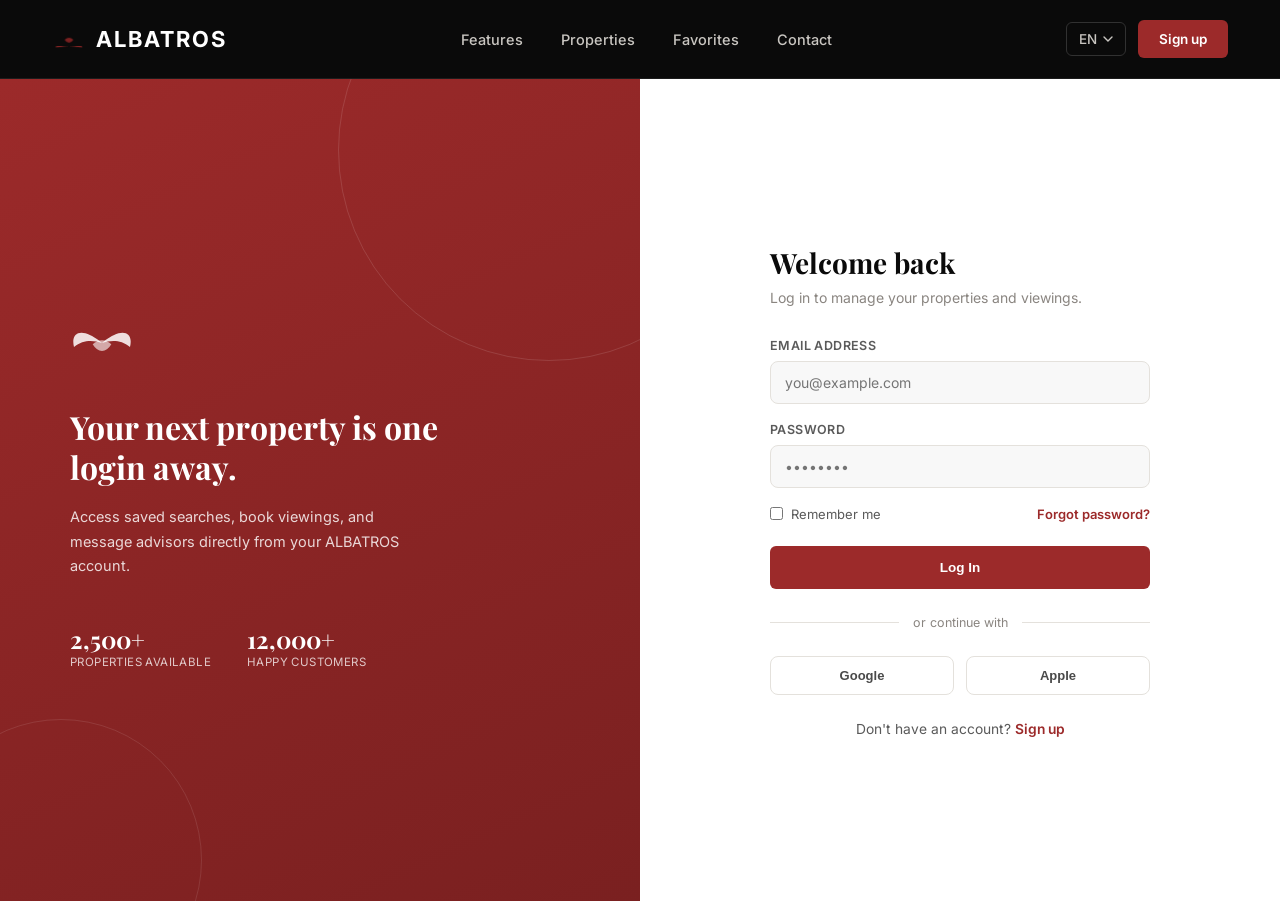
<file: implementation/Albatros (النسخة الأولى)/login.html>
<!DOCTYPE html>
<html lang="en">
<head>
<meta charset="UTF-8">
<meta name="viewport" content="width=device-width, initial-scale=1.0">
<title>Login | ALBATROS</title>
<link rel="preconnect" href="https://fonts.googleapis.com">
<link href="https://fonts.googleapis.com/css2?family=Playfair+Display:wght@500;600;700;800&family=Inter:wght@400;500;600;700&family=Cairo:wght@400;500;600;700;800&display=swap" rel="stylesheet">
<style>
  :root{
    --maroon:#9C2A2A; --maroon-dark:#7A2020; --black:#0A0A0A; --white:#FFFFFF;
    --gray-bg:#F8F8F8; --gray-mid:#E4E1DC; --text-muted:#8A8580;
  }
  *{box-sizing:border-box;margin:0;padding:0;}
  body{font-family:'Inter',sans-serif;background:var(--white);color:var(--black);-webkit-font-smoothing:antialiased;}
  h1,h2,h3,.display{font-family:'Playfair Display',serif;}
  a{text-decoration:none;color:inherit;}
  .wrap{max-width:1240px;margin:0 auto;padding:0 32px;}

  header{background:var(--black);border-bottom:1px solid #1c1c1c;}
  .header-inner{display:flex;align-items:center;justify-content:space-between;height:78px;}
  .logo{color:var(--white);font-size:22px;font-weight:700;letter-spacing:2px;display:flex;align-items:center;gap:10px;}
  .logo-mark{width:34px;height:34px;display:flex;align-items:center;justify-content:center;position:relative;cursor:pointer;}
  .logo-mark svg{overflow:visible;display:block;}
  .logo-mark .wing{transform-origin:24px 24px;transform-box:fill-box;animation:wingFlap 1.5s ease-in-out both;}
  .logo-mark .wing-r{animation-name:wingFlapR;}
  .logo-mark .bird-fly{transform-origin:24px 24px;animation:flyIn 1.5s cubic-bezier(.3,1.15,.6,1) both;}
  @keyframes flyIn{
    0%{transform:translate(120px,-70px) rotate(28deg) scale(.5);opacity:0;}
    18%{opacity:1;}
    55%{transform:translate(-14px,10px) rotate(-8deg) scale(1.08);}
    78%{transform:translate(4px,-3px) rotate(4deg) scale(.97);}
    100%{transform:translate(0,0) rotate(0deg) scale(1);}
  }
  @keyframes wingFlap{
    0%{transform:scaleY(1);} 20%{transform:scaleY(.35);} 40%{transform:scaleY(1);}
    60%{transform:scaleY(.35);} 80%{transform:scaleY(.9);} 100%{transform:scaleY(.2);}
  }
  @keyframes wingFlapR{
    0%{transform:scaleY(1);} 20%{transform:scaleY(.35);} 40%{transform:scaleY(1);}
    60%{transform:scaleY(.35);} 80%{transform:scaleY(.9);} 100%{transform:scaleY(.2);}
  }
  nav{display:flex;gap:38px;}
  nav a{color:#C9C6C1;font-size:14.5px;font-weight:500;transition:color .2s;}
  nav a:hover{color:var(--white);}
  .header-actions{display:flex;align-items:center;gap:12px;}
  .btn{font-size:13.5px;font-weight:600;padding:10px 20px;border-radius:6px;cursor:pointer;border:1px solid transparent;transition:all .2s;white-space:nowrap;}
  .btn-ghost{background:#1C1C1C;color:#E8E6E3;border:1px solid #313131;}
  .btn-ghost:hover{background:#262626;}
  .btn-maroon{background:var(--maroon);color:var(--white);}
  .btn-maroon:hover{background:var(--maroon-dark);}
  .btn-full{width:100%;text-align:center;}
  .lang{display:flex;align-items:center;gap:6px;color:#C9C6C1;font-size:13.5px;font-weight:500;padding:8px 12px;border-radius:6px;cursor:pointer;border:1px solid #313131;}
  .lang:hover{background:#1C1C1C;}

  /* auth layout */
  .auth-section{
    min-height:calc(100vh - 78px);
    display:grid;grid-template-columns:1fr 1fr;
  }
  .auth-visual{
    background:linear-gradient(155deg, var(--maroon) 0%, var(--maroon-dark) 100%);
    position:relative;overflow:hidden;
    display:flex;flex-direction:column;justify-content:center;
    padding:70px;color:var(--white);
  }
  .auth-visual::before{
    content:"";position:absolute;width:420px;height:420px;border-radius:50%;
    border:1px solid rgba(255,255,255,0.12);top:-140px;right:-120px;
  }
  .auth-visual::after{
    content:"";position:absolute;width:280px;height:280px;border-radius:50%;
    border:1px solid rgba(255,255,255,0.1);bottom:-100px;left:-80px;
  }
  .auth-visual .big-mark{width:64px;height:64px;margin-bottom:32px;position:relative;z-index:2;}
  .auth-visual h2{font-size:32px;font-weight:700;line-height:1.25;margin-bottom:18px;position:relative;z-index:2;max-width:380px;}
  .auth-visual p{font-size:14.5px;color:rgba(255,255,255,0.82);line-height:1.7;max-width:360px;position:relative;z-index:2;}
  .auth-stats{display:flex;gap:36px;margin-top:44px;position:relative;z-index:2;}
  .auth-stats div .n{font-family:'Playfair Display',serif;font-size:24px;font-weight:700;}
  .auth-stats div .l{font-size:11.5px;color:rgba(255,255,255,0.75);text-transform:uppercase;letter-spacing:.4px;}

  .auth-form-side{display:flex;align-items:center;justify-content:center;padding:60px 40px;}
  .auth-box{width:100%;max-width:380px;}
  .auth-box h1{font-size:28px;font-weight:700;margin-bottom:8px;}
  .auth-box .sub{color:var(--text-muted);font-size:14px;margin-bottom:32px;}
  .field{margin-bottom:18px;}
  .field label{display:block;font-size:12.5px;font-weight:600;color:#5A5A5A;margin-bottom:8px;text-transform:uppercase;letter-spacing:.4px;}
  .field input{
    width:100%;padding:12px 14px;border-radius:8px;border:1px solid var(--gray-mid);
    background:var(--gray-bg);font-size:14px;font-family:'Inter',sans-serif;color:var(--black);
  }
  .field input:focus{outline:2px solid var(--maroon);outline-offset:1px;}
  .row-between{display:flex;justify-content:space-between;align-items:center;margin-bottom:24px;font-size:13px;}
  .checkbox-line{display:flex;align-items:center;gap:8px;color:#5A5A5A;}
  .checkbox-line input{width:auto;}
  .fp-link{color:var(--maroon);font-weight:600;}
  .fp-link:hover{text-decoration:underline;}
  .divider{display:flex;align-items:center;gap:14px;margin:26px 0;color:var(--text-muted);font-size:12.5px;}
  .divider::before,.divider::after{content:"";flex:1;height:1px;background:var(--gray-mid);}
  .social-row{display:flex;gap:12px;margin-bottom:26px;}
  .social-btn{
    flex:1;display:flex;align-items:center;justify-content:center;gap:8px;
    padding:11px;border-radius:8px;border:1px solid var(--gray-mid);
    font-size:13px;font-weight:600;color:#4A4A4A;cursor:pointer;background:var(--white);
  }
  .social-btn:hover{background:var(--gray-bg);}
  .switch-line{text-align:center;font-size:13.8px;color:#5A5A5A;}
  .switch-line a{color:var(--maroon);font-weight:600;}
  .switch-line a:hover{text-decoration:underline;}

  @media(max-width:900px){
    .auth-section{grid-template-columns:1fr;}
    .auth-visual{display:none;}
    nav{display:none;}
  }

  html[dir="rtl"] body{font-family:'Cairo',sans-serif;}
  html[dir="rtl"] h1,html[dir="rtl"] h2,html[dir="rtl"] .n{font-family:'Cairo',sans-serif;}
</style>
</head>
<body>

<header>
  <div class="wrap header-inner">
    <div class="logo">
      <span class="logo-mark bird-logo">
        <svg viewBox="0 0 48 48" width="30" height="30" xmlns="http://www.w3.org/2000/svg">
          <g class="bird-fly">
            <path class="wing wing-l" d="M24 24 C10 12, 0 15, 3 27 C10 21, 18 22, 24 24 Z" fill="#9C2A2A"/>
            <path class="wing wing-r" d="M24 24 C38 12, 48 15, 45 27 C38 21, 30 22, 24 24 Z" fill="#9C2A2A"/>
            <path d="M17 25 Q24 19 31 25 Q28 30 24 30 Q20 30 17 25 Z" fill="#7A2020"/>
          </g>
        </svg>
      </span>
      ALBATROS
    </div>
    <nav>
      <a href="index.html#features" data-i18n="nav_features">Features</a>
      <a href="properties.html" data-i18n="nav_properties">Properties</a>
      <a href="favorites.html" data-i18n="nav_favorites">Favorites</a>
      <a href="contact.html" data-i18n="nav_contact">Contact</a>
    </nav>
    <div class="header-actions">
      <div class="lang" id="langToggle" role="button" tabindex="0">
        <span id="langLabel">EN</span>
        <svg width="10" height="6" viewBox="0 0 10 6" fill="none"><path d="M1 1L5 5L9 1" stroke="#C9C6C1" stroke-width="1.4" stroke-linecap="round"/></svg>
      </div>
      <a href="register.html" class="btn btn-maroon" data-i18n="nav_signup">Sign up</a>
    </div>
  </div>
</header>

<div class="auth-section">
  <div class="auth-visual">
    <div class="big-mark">
      <svg viewBox="0 0 48 48" width="64" height="64" xmlns="http://www.w3.org/2000/svg">
        <path d="M24 24 C10 12, 0 15, 3 27 C10 21, 18 22, 24 24 Z" fill="rgba(255,255,255,0.85)"/>
        <path d="M24 24 C38 12, 48 15, 45 27 C38 21, 30 22, 24 24 Z" fill="rgba(255,255,255,0.85)"/>
        <path d="M17 25 Q24 19 31 25 Q28 30 24 30 Q20 30 17 25 Z" fill="rgba(255,255,255,0.6)"/>
      </svg>
    </div>
    <h2 data-i18n="auth_visual_h">Your next property is one login away.</h2>
    <p data-i18n="auth_visual_p">Access saved searches, book viewings, and message advisors directly from your ALBATROS account.</p>
    <div class="auth-stats">
      <div><div class="n">2,500+</div><div class="l" data-i18n="stat1">Properties Available</div></div>
      <div><div class="n">12,000+</div><div class="l" data-i18n="stat2">Happy Customers</div></div>
    </div>
  </div>

  <div class="auth-form-side">
    <div class="auth-box">
      <h1 data-i18n="login_h">Welcome back</h1>
      <p class="sub" data-i18n="login_sub">Log in to manage your properties and viewings.</p>

      <form onsubmit="return false;">
        <div class="field">
          <label data-i18n="c_email">Email Address</label>
          <input type="email" placeholder="you@example.com">
        </div>
        <div class="field">
          <label data-i18n="login_pass">Password</label>
          <input type="password" placeholder="••••••••">
        </div>
        <div class="row-between">
          <label class="checkbox-line"><input type="checkbox"><span data-i18n="login_remember">Remember me</span></label>
          <a href="#" class="fp-link" data-i18n="login_forgot">Forgot password?</a>
        </div>
        <button class="btn btn-maroon btn-full" style="padding:13px;" data-i18n="login_btn">Log In</button>
      </form>

      <div class="divider" data-i18n="login_or">or continue with</div>
      <div class="social-row">
        <button class="social-btn">Google</button>
        <button class="social-btn">Apple</button>
      </div>

      <div class="switch-line">
        <span data-i18n="login_noaccount">Don't have an account?</span>
        <a href="register.html" data-i18n="login_signup_link">Sign up</a>
      </div>
    </div>
  </div>
</div>

<script src="i18n.js"></script>
</body>
</html>
</file>
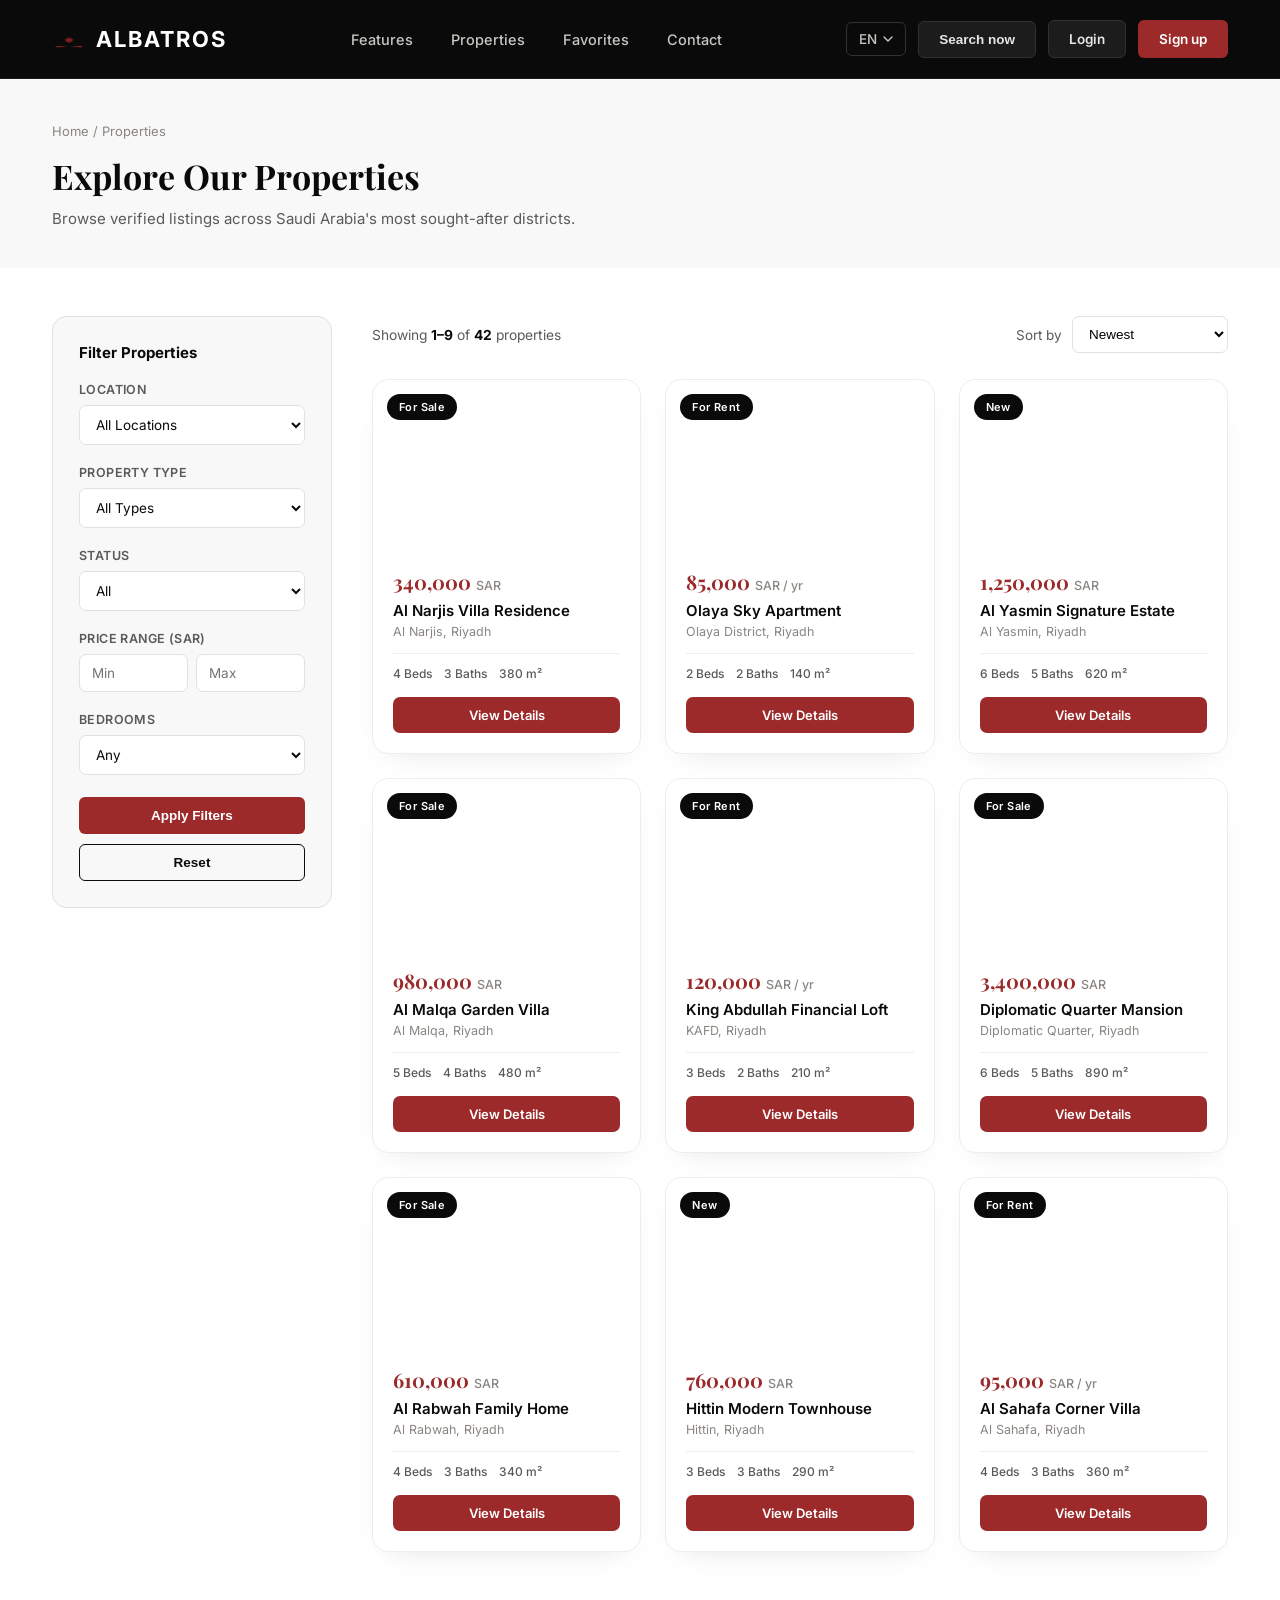
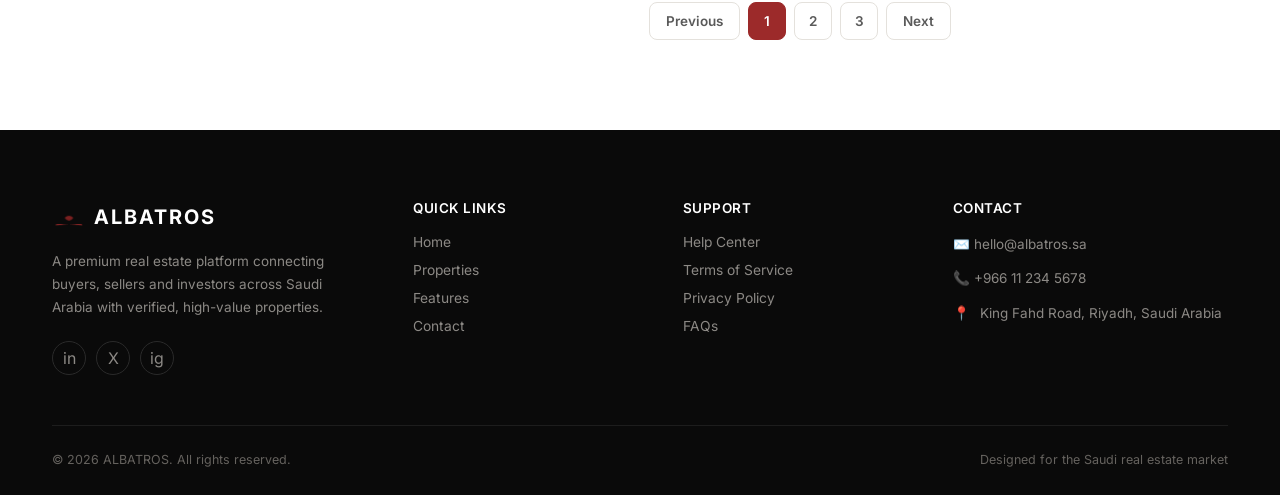
<file: implementation/Albatros (النسخة الأولى)/properties.html>
<!DOCTYPE html>
<html lang="en">
<head>
<meta charset="UTF-8">
<meta name="viewport" content="width=device-width, initial-scale=1.0">
<title>Properties | ALBATROS</title>
<link rel="preconnect" href="https://fonts.googleapis.com">
<link href="https://fonts.googleapis.com/css2?family=Playfair+Display:wght@500;600;700;800&family=Inter:wght@400;500;600;700&family=Cairo:wght@400;500;600;700;800&display=swap" rel="stylesheet">
<style>
  :root{
    --maroon:#9C2A2A; --maroon-dark:#7A2020; --black:#0A0A0A; --white:#FFFFFF;
    --gray-bg:#F8F8F8; --gray-mid:#E4E1DC; --text-muted:#8A8580;
  }
  *{box-sizing:border-box;margin:0;padding:0;}
  body{font-family:'Inter',sans-serif;background:var(--white);color:var(--black);-webkit-font-smoothing:antialiased;}
  h1,h2,h3,.display{font-family:'Playfair Display',serif;}
  a{text-decoration:none;color:inherit;}
  .wrap{max-width:1240px;margin:0 auto;padding:0 32px;}

  header{background:var(--black);position:sticky;top:0;z-index:50;border-bottom:1px solid #1c1c1c;}
  .header-inner{display:flex;align-items:center;justify-content:space-between;height:78px;}
  .logo{color:var(--white);font-size:22px;font-weight:700;letter-spacing:2px;display:flex;align-items:center;gap:10px;}
    .logo-mark{
    width:34px;height:34px;
    display:flex;align-items:center;justify-content:center;
    position:relative;cursor:pointer;
  }
  .logo-mark svg{overflow:visible;display:block;}
  .logo-mark .wing{transform-origin:24px 24px;transform-box:fill-box;animation:wingFlap 1.5s ease-in-out both;}
  .logo-mark .wing-r{animation-name:wingFlapR;}
  .logo-mark .bird-fly{transform-origin:24px 24px;animation:flyIn 1.5s cubic-bezier(.3,1.15,.6,1) both;}
  .logo-mark:hover .bird-fly, .logo-mark.replay .bird-fly{animation-play-state:running;}
  @keyframes flyIn{
    0%{transform:translate(120px,-70px) rotate(28deg) scale(.5);opacity:0;}
    18%{opacity:1;}
    55%{transform:translate(-14px,10px) rotate(-8deg) scale(1.08);}
    78%{transform:translate(4px,-3px) rotate(4deg) scale(.97);}
    100%{transform:translate(0,0) rotate(0deg) scale(1);}
  }
  @keyframes wingFlap{
    0%{transform:scaleY(1);}
    20%{transform:scaleY(.35);}
    40%{transform:scaleY(1);}
    60%{transform:scaleY(.35);}
    80%{transform:scaleY(.9);}
    100%{transform:scaleY(.2);}
  }
  @keyframes wingFlapR{
    0%{transform:scaleY(1);}
    20%{transform:scaleY(.35);}
    40%{transform:scaleY(1);}
    60%{transform:scaleY(.35);}
    80%{transform:scaleY(.9);}
    100%{transform:scaleY(.2);}
  }
  nav{display:flex;gap:38px;}
  nav a{color:#C9C6C1;font-size:14.5px;font-weight:500;transition:color .2s;}
  nav a:hover{color:var(--white);}
  .header-actions{display:flex;align-items:center;gap:12px;}
  .btn{font-size:13.5px;font-weight:600;padding:10px 20px;border-radius:6px;cursor:pointer;border:1px solid transparent;transition:all .2s;white-space:nowrap;}
  .btn-ghost{background:#1C1C1C;color:#E8E6E3;border:1px solid #313131;}
  .btn-ghost:hover{background:#262626;}
  .btn-maroon{background:var(--maroon);color:var(--white);}
  .btn-maroon:hover{background:var(--maroon-dark);}
  .lang{display:flex;align-items:center;gap:6px;color:#C9C6C1;font-size:13.5px;font-weight:500;padding:8px 12px;border-radius:6px;cursor:pointer;border:1px solid #313131;}
  .lang:hover{background:#1C1C1C;}

  /* breadcrumb + page head */
  .page-head{background:var(--gray-bg);padding:44px 0 40px;}
  .breadcrumb{font-size:13px;color:var(--text-muted);margin-bottom:14px;}
  .breadcrumb a{color:var(--text-muted);}
  .breadcrumb a:hover{color:var(--maroon);}
  .page-head h1{font-size:34px;font-weight:700;margin-bottom:10px;}
  .page-head p{color:#5A5A5A;font-size:15px;max-width:560px;}

  /* layout */
  .listing-layout{display:grid;grid-template-columns:280px 1fr;gap:40px;padding:48px 0 90px;align-items:start;}

  /* filters sidebar */
  .filters{background:var(--gray-bg);border:1px solid var(--gray-mid);border-radius:14px;padding:26px;position:sticky;top:100px;}
  .filters h3{font-size:15px;font-weight:700;margin-bottom:20px;font-family:'Inter',sans-serif;}
  .f-group{margin-bottom:20px;}
  .f-group label{display:block;font-size:12.5px;font-weight:600;color:#5A5A5A;margin-bottom:8px;text-transform:uppercase;letter-spacing:.4px;}
  .f-group select, .f-group input{
    width:100%;padding:10px 12px;border-radius:7px;border:1px solid var(--gray-mid);
    background:var(--white);font-size:13.5px;font-family:'Inter',sans-serif;color:var(--black);
  }
  .f-range{display:flex;gap:8px;}
  .f-actions{display:flex;flex-direction:column;gap:10px;margin-top:22px;}
  .btn-full{width:100%;text-align:center;}
  .btn-outline-black{background:transparent;border:1.5px solid var(--black);color:var(--black);}
  .btn-outline-black:hover{background:var(--black);color:var(--white);}

  /* results */
  .results-bar{display:flex;justify-content:space-between;align-items:center;margin-bottom:26px;flex-wrap:wrap;gap:14px;}
  .results-count{font-size:13.8px;color:#5A5A5A;}
  .results-count b{color:var(--black);}
  .sort-wrap{display:flex;align-items:center;gap:10px;font-size:13.5px;color:#5A5A5A;}
  .sort-wrap select{padding:9px 12px;border-radius:7px;border:1px solid var(--gray-mid);font-size:13.5px;background:var(--white);}

  .listing-grid{display:grid;grid-template-columns:repeat(3,1fr);gap:24px;}
  .p-card{background:var(--white);border-radius:16px;overflow:hidden;box-shadow:0 12px 30px -18px rgba(0,0,0,0.15);border:1px solid #EFEDE9;transition:transform .25s ease, box-shadow .25s ease;}
  .p-card:hover{transform:translateY(-5px);box-shadow:0 22px 40px -18px rgba(0,0,0,0.22);}
  .p-img{height:170px;background-size:cover;background-position:center;position:relative;}
  .p-tag{position:absolute;inset-inline-start:14px;top:14px;background:var(--black);color:var(--white);font-size:11px;font-weight:600;padding:6px 12px;border-radius:20px;letter-spacing:.4px;}
  .p-body{padding:18px 20px 20px;}
  .p-price{font-family:'Playfair Display',serif;font-size:20px;font-weight:700;color:var(--maroon);margin-bottom:6px;}
  .p-price span{font-size:12.5px;color:var(--text-muted);font-weight:500;font-family:'Inter',sans-serif;}
  .p-title{font-size:15px;font-weight:600;color:var(--black);margin-bottom:4px;}
  .p-loc{font-size:12.5px;color:var(--text-muted);margin-bottom:14px;}
  .p-specs{display:flex;gap:12px;padding-top:12px;margin-bottom:16px;border-top:1px solid #F0EEEB;font-size:12px;color:#5A5A5A;font-weight:500;}
  .p-btn{display:block;text-align:center;background:var(--maroon);color:var(--white);font-size:13px;font-weight:600;padding:10px;border-radius:7px;transition:background .2s;}
  .p-btn:hover{background:var(--maroon-dark);}

  .pagination{display:flex;justify-content:center;align-items:center;gap:8px;margin-top:50px;}
  .pg-btn{width:38px;height:38px;border-radius:8px;border:1px solid var(--gray-mid);display:flex;align-items:center;justify-content:center;font-size:13.5px;font-weight:600;cursor:pointer;color:#5A5A5A;}
  .pg-btn.active{background:var(--maroon);color:var(--white);border-color:var(--maroon);}
  .pg-btn:hover:not(.active){background:var(--gray-bg);}
  .pg-nav{padding:0 16px;width:auto;}

  footer{background:var(--black);padding:70px 0 28px;}
  .foot-grid{display:grid;grid-template-columns:1.4fr 1fr 1fr 1.2fr;gap:40px;padding-bottom:50px;border-bottom:1px solid #1D1D1D;}
  .foot-logo{color:var(--white);font-size:20px;font-weight:700;letter-spacing:2px;margin-bottom:16px;display:flex;align-items:center;gap:8px;}
  .foot-desc{color:#8C8985;font-size:13.5px;line-height:1.7;max-width:280px;}
  .foot-col h4{color:var(--white);font-size:13.5px;font-weight:600;margin-bottom:18px;letter-spacing:.5px;text-transform:uppercase;}
  .foot-col a{display:block;color:#8C8985;font-size:13.8px;margin-bottom:12px;transition:color .2s;}
  .foot-col a:hover{color:var(--white);}
  .foot-contact-item{display:flex;gap:10px;color:#8C8985;font-size:13.5px;margin-bottom:14px;line-height:1.5;}
  .foot-bottom{display:flex;justify-content:space-between;align-items:center;padding-top:26px;color:#65625E;font-size:12.5px;}
  .foot-social{display:flex;gap:10px;}
  .foot-social a{width:34px;height:34px;border-radius:50%;border:1px solid #2A2A2A;display:flex;align-items:center;justify-content:center;color:#8C8985;}
  .foot-social a:hover{border-color:var(--maroon);color:var(--white);}

  @media(max-width:980px){
    .listing-layout{grid-template-columns:1fr;}
    .filters{position:static;}
    .listing-grid{grid-template-columns:1fr 1fr;}
    nav{display:none;}
    .foot-grid{grid-template-columns:1fr 1fr;}
  }
  @media(max-width:640px){ .listing-grid{grid-template-columns:1fr;} }

  html[dir="rtl"] body{font-family:'Cairo',sans-serif;}
  html[dir="rtl"] h1,html[dir="rtl"] h2,html[dir="rtl"] h3,html[dir="rtl"] .p-price{font-family:'Cairo',sans-serif;}
</style>
</head>
<body>

<header>
  <div class="wrap header-inner">
    <div class="logo"><span class="logo-mark bird-logo">
        <svg viewBox="0 0 48 48" width="30" height="30" xmlns="http://www.w3.org/2000/svg">
          <g class="bird-fly">
            <path class="wing wing-l" d="M24 24 C10 12, 0 15, 3 27 C10 21, 18 22, 24 24 Z" fill="#9C2A2A"/>
            <path class="wing wing-r" d="M24 24 C38 12, 48 15, 45 27 C38 21, 30 22, 24 24 Z" fill="#9C2A2A"/>
            <path d="M17 25 Q24 19 31 25 Q28 30 24 30 Q20 30 17 25 Z" fill="#7A2020"/>
          </g>
        </svg>
      </span>ALBATROS</div>
    <nav>
      <a href="index.html#features" data-i18n="nav_features">Features</a>
      <a href="properties.html" data-i18n="nav_properties">Properties</a>
      <a href="favorites.html" data-i18n="nav_favorites">Favorites</a>
      <a href="contact.html" data-i18n="nav_contact">Contact</a>
    </nav>
    <div class="header-actions">
      <div class="lang" id="langToggle" role="button" tabindex="0">
        <span id="langLabel">EN</span>
        <svg width="10" height="6" viewBox="0 0 10 6" fill="none"><path d="M1 1L5 5L9 1" stroke="#C9C6C1" stroke-width="1.4" stroke-linecap="round"/></svg>
      </div>
      <button class="btn btn-ghost" data-i18n="nav_search">Search now</button>
      <a href="login.html" class="btn btn-ghost" data-i18n="nav_login">Login</a>
      <a href="register.html" class="btn btn-maroon" data-i18n="nav_signup">Sign up</a>
    </div>
  </div>
</header>

<div class="page-head">
  <div class="wrap">
    <div class="breadcrumb"><a href="index.html" data-i18n="bc_home">Home</a> / <span data-i18n="bc_properties">Properties</span></div>
    <h1 data-i18n="prop_page_title">Explore Our Properties</h1>
    <p data-i18n="prop_page_lead">Browse verified listings across Saudi Arabia's most sought-after districts.</p>
  </div>
</div>

<div class="wrap">
  <div class="listing-layout">
    <aside class="filters">
      <h3 data-i18n="f_title">Filter Properties</h3>
      <div class="f-group">
        <label data-i18n="f_location">Location</label>
        <select>
          <option data-i18n="f_all_locations">All Locations</option>
          <option>Al Narjis</option><option>Olaya</option><option>Al Yasmin</option><option>Al Malqa</option><option>KAFD</option>
        </select>
      </div>
      <div class="f-group">
        <label data-i18n="f_type">Property Type</label>
        <select>
          <option data-i18n="f_all_types">All Types</option>
          <option data-i18n="f_villa">Villa</option>
          <option data-i18n="f_apartment">Apartment</option>
          <option data-i18n="f_townhouse">Townhouse</option>
        </select>
      </div>
      <div class="f-group">
        <label data-i18n="f_status">Status</label>
        <select>
          <option data-i18n="f_all_status">All</option>
          <option data-i18n="f_forsale">For Sale</option>
          <option data-i18n="f_forrent">For Rent</option>
        </select>
      </div>
      <div class="f-group">
        <label data-i18n="f_price">Price Range (SAR)</label>
        <div class="f-range">
          <input type="number" data-i18n-ph="f_min" placeholder="Min">
          <input type="number" data-i18n-ph="f_max" placeholder="Max">
        </div>
      </div>
      <div class="f-group">
        <label data-i18n="f_beds">Bedrooms</label>
        <select>
          <option data-i18n="f_any">Any</option>
          <option>1</option><option>2</option><option>3</option><option>4</option><option>5+</option>
        </select>
      </div>
      <div class="f-actions">
        <button class="btn btn-maroon btn-full" data-i18n="f_apply">Apply Filters</button>
        <button class="btn btn-outline-black btn-full" data-i18n="f_reset">Reset</button>
      </div>
    </aside>

    <div>
      <div class="results-bar">
        <div class="results-count"><span data-i18n="results_showing">Showing</span> <b>1–9</b> <span data-i18n="results_of">of</span> <b>42</b> <span data-i18n="results_properties">properties</span></div>
        <div class="sort-wrap">
          <span data-i18n="sort_label">Sort by</span>
          <select>
            <option data-i18n="sort_newest">Newest</option>
            <option data-i18n="sort_low">Price: Low to High</option>
            <option data-i18n="sort_high">Price: High to Low</option>
          </select>
        </div>
      </div>

      <div class="listing-grid">
        <div class="p-card">
          <div class="p-img" style="background-image:url('https://images.unsplash.com/photo-1613977257363-707ba9348227?q=80&w=800&auto=format&fit=crop');"><span class="p-tag" data-i18n="tag_sale">For Sale</span></div>
          <div class="p-body">
            <div class="p-price">340,000 <span data-i18n="sar">SAR</span></div>
            <div class="p-title" data-i18n="prop1_title">Al Narjis Villa Residence</div>
            <div class="p-loc" data-i18n="prop1_loc">Al Narjis, Riyadh</div>
            <div class="p-specs"><span data-i18n="beds4">4 Beds</span><span data-i18n="baths3">3 Baths</span><span>380 m²</span></div>
            <a href="property-details.html?id=1" class="p-btn" data-i18n="view_details">View Details</a>
          </div>
        </div>
        <div class="p-card">
          <div class="p-img" style="background-image:url('https://images.unsplash.com/photo-1600596542815-ffad4c1539a9?q=80&w=800&auto=format&fit=crop');"><span class="p-tag" data-i18n="tag_rent">For Rent</span></div>
          <div class="p-body">
            <div class="p-price">85,000 <span data-i18n="sar_yr">SAR / yr</span></div>
            <div class="p-title" data-i18n="prop2_title">Olaya Sky Apartment</div>
            <div class="p-loc" data-i18n="prop2_loc">Olaya District, Riyadh</div>
            <div class="p-specs"><span data-i18n="beds2">2 Beds</span><span data-i18n="baths2">2 Baths</span><span>140 m²</span></div>
            <a href="property-details.html?id=2" class="p-btn" data-i18n="view_details">View Details</a>
          </div>
        </div>
        <div class="p-card">
          <div class="p-img" style="background-image:url('https://images.unsplash.com/photo-1600585154340-be6161a56a0c?q=80&w=800&auto=format&fit=crop');"><span class="p-tag" data-i18n="tag_new">New</span></div>
          <div class="p-body">
            <div class="p-price">1,250,000 <span data-i18n="sar">SAR</span></div>
            <div class="p-title" data-i18n="prop3_title">Al Yasmin Signature Estate</div>
            <div class="p-loc" data-i18n="prop3_loc">Al Yasmin, Riyadh</div>
            <div class="p-specs"><span data-i18n="beds6">6 Beds</span><span data-i18n="baths5">5 Baths</span><span>620 m²</span></div>
            <a href="property-details.html?id=3" class="p-btn" data-i18n="view_details">View Details</a>
          </div>
        </div>
        <div class="p-card">
          <div class="p-img" style="background-image:url('https://images.unsplash.com/photo-1613977257363-707ba9348227?q=80&w=800&auto=format&fit=crop');"><span class="p-tag" data-i18n="tag_sale">For Sale</span></div>
          <div class="p-body">
            <div class="p-price">980,000 <span data-i18n="sar">SAR</span></div>
            <div class="p-title" data-i18n="prop4_title">Al Malqa Garden Villa</div>
            <div class="p-loc" data-i18n="prop4_loc">Al Malqa, Riyadh</div>
            <div class="p-specs"><span data-i18n="beds5">5 Beds</span><span data-i18n="baths4">4 Baths</span><span>480 m²</span></div>
            <a href="property-details.html?id=4" class="p-btn" data-i18n="view_details">View Details</a>
          </div>
        </div>
        <div class="p-card">
          <div class="p-img" style="background-image:url('https://images.unsplash.com/photo-1600607687920-4e2a09cf159d?q=80&w=800&auto=format&fit=crop');"><span class="p-tag" data-i18n="tag_rent">For Rent</span></div>
          <div class="p-body">
            <div class="p-price">120,000 <span data-i18n="sar_yr">SAR / yr</span></div>
            <div class="p-title" data-i18n="prop5_title">King Abdullah Financial Loft</div>
            <div class="p-loc" data-i18n="prop5_loc">KAFD, Riyadh</div>
            <div class="p-specs"><span data-i18n="beds3">3 Beds</span><span data-i18n="baths2">2 Baths</span><span>210 m²</span></div>
            <a href="property-details.html?id=5" class="p-btn" data-i18n="view_details">View Details</a>
          </div>
        </div>
        <div class="p-card">
          <div class="p-img" style="background-image:url('https://images.unsplash.com/photo-1600566753086-00f18fb6b3ea?q=80&w=800&auto=format&fit=crop');"><span class="p-tag" data-i18n="tag_sale">For Sale</span></div>
          <div class="p-body">
            <div class="p-price">3,400,000 <span data-i18n="sar">SAR</span></div>
            <div class="p-title" data-i18n="prop6_title">Diplomatic Quarter Mansion</div>
            <div class="p-loc" data-i18n="prop6_loc">Diplomatic Quarter, Riyadh</div>
            <div class="p-specs"><span data-i18n="beds6">6 Beds</span><span data-i18n="baths5">5 Baths</span><span>890 m²</span></div>
            <a href="property-details.html?id=6" class="p-btn" data-i18n="view_details">View Details</a>
          </div>
        </div>
        <div class="p-card">
          <div class="p-img" style="background-image:url('https://images.unsplash.com/photo-1600585154526-990dced4db0d?q=80&w=800&auto=format&fit=crop');"><span class="p-tag" data-i18n="tag_sale">For Sale</span></div>
          <div class="p-body">
            <div class="p-price">610,000 <span data-i18n="sar">SAR</span></div>
            <div class="p-title" data-i18n="prop7_title">Al Rabwah Family Home</div>
            <div class="p-loc" data-i18n="prop7_loc">Al Rabwah, Riyadh</div>
            <div class="p-specs"><span data-i18n="beds4">4 Beds</span><span data-i18n="baths3">3 Baths</span><span>340 m²</span></div>
            <a href="property-details.html?id=7" class="p-btn" data-i18n="view_details">View Details</a>
          </div>
        </div>
        <div class="p-card">
          <div class="p-img" style="background-image:url('https://images.unsplash.com/photo-1600047509807-ba8f99d2cdde?q=80&w=800&auto=format&fit=crop');"><span class="p-tag" data-i18n="tag_new">New</span></div>
          <div class="p-body">
            <div class="p-price">760,000 <span data-i18n="sar">SAR</span></div>
            <div class="p-title" data-i18n="prop8_title">Hittin Modern Townhouse</div>
            <div class="p-loc" data-i18n="prop8_loc">Hittin, Riyadh</div>
            <div class="p-specs"><span data-i18n="beds3">3 Beds</span><span data-i18n="baths3">3 Baths</span><span>290 m²</span></div>
            <a href="property-details.html?id=8" class="p-btn" data-i18n="view_details">View Details</a>
          </div>
        </div>
        <div class="p-card">
          <div class="p-img" style="background-image:url('https://images.unsplash.com/photo-1512917774080-9991f1c4c750?q=80&w=800&auto=format&fit=crop');"><span class="p-tag" data-i18n="tag_rent">For Rent</span></div>
          <div class="p-body">
            <div class="p-price">95,000 <span data-i18n="sar_yr">SAR / yr</span></div>
            <div class="p-title" data-i18n="prop9_title">Al Sahafa Corner Villa</div>
            <div class="p-loc" data-i18n="prop9_loc">Al Sahafa, Riyadh</div>
            <div class="p-specs"><span data-i18n="beds4">4 Beds</span><span data-i18n="baths3">3 Baths</span><span>360 m²</span></div>
            <a href="property-details.html?id=9" class="p-btn" data-i18n="view_details">View Details</a>
          </div>
        </div>
      </div>

      <div class="pagination">
        <div class="pg-btn pg-nav" data-i18n="pg_prev">Previous</div>
        <div class="pg-btn active">1</div>
        <div class="pg-btn">2</div>
        <div class="pg-btn">3</div>
        <div class="pg-btn pg-nav" data-i18n="pg_next">Next</div>
      </div>
    </div>
  </div>
</div>

<footer>
  <div class="wrap">
    <div class="foot-grid">
      <div>
        <div class="foot-logo"><span class="logo-mark bird-logo">
        <svg viewBox="0 0 48 48" width="30" height="30" xmlns="http://www.w3.org/2000/svg">
          <g class="bird-fly">
            <path class="wing wing-l" d="M24 24 C10 12, 0 15, 3 27 C10 21, 18 22, 24 24 Z" fill="#9C2A2A"/>
            <path class="wing wing-r" d="M24 24 C38 12, 48 15, 45 27 C38 21, 30 22, 24 24 Z" fill="#9C2A2A"/>
            <path d="M17 25 Q24 19 31 25 Q28 30 24 30 Q20 30 17 25 Z" fill="#7A2020"/>
          </g>
        </svg>
      </span>ALBATROS</div>
        <p class="foot-desc" data-i18n="foot_desc">A premium real estate platform connecting buyers, sellers and investors across Saudi Arabia with verified, high-value properties.</p>
        <div class="foot-social" style="margin-top:22px;"><a href="#">in</a><a href="#">X</a><a href="#">ig</a></div>
      </div>
      <div class="foot-col">
        <h4 data-i18n="foot_links">Quick Links</h4>
        <a href="index.html" data-i18n="foot_home">Home</a>
        <a href="properties.html" data-i18n="nav_properties">Properties</a>
        <a href="index.html#features" data-i18n="nav_features">Features</a>
        <a href="contact.html" data-i18n="nav_contact">Contact</a>
      </div>
      <div class="foot-col">
        <h4 data-i18n="foot_support">Support</h4>
        <a href="#" data-i18n="foot_help">Help Center</a>
        <a href="#" data-i18n="foot_terms">Terms of Service</a>
        <a href="#" data-i18n="foot_privacy">Privacy Policy</a>
        <a href="#" data-i18n="foot_faq">FAQs</a>
      </div>
      <div class="foot-col">
        <h4 data-i18n="foot_contact">Contact</h4>
        <div class="foot-contact-item">✉️ hello@albatros.sa</div>
        <div class="foot-contact-item">📞 +966 11 234 5678</div>
        <div class="foot-contact-item">📍 <span data-i18n="foot_address">King Fahd Road, Riyadh, Saudi Arabia</span></div>
      </div>
    </div>
    <div class="foot-bottom">
      <span data-i18n="foot_rights">© 2026 ALBATROS. All rights reserved.</span>
      <span data-i18n="foot_tagline">Designed for the Saudi real estate market</span>
    </div>
  </div>
</footer>

<script src="i18n.js"></script>
</body>
</html>
</file>
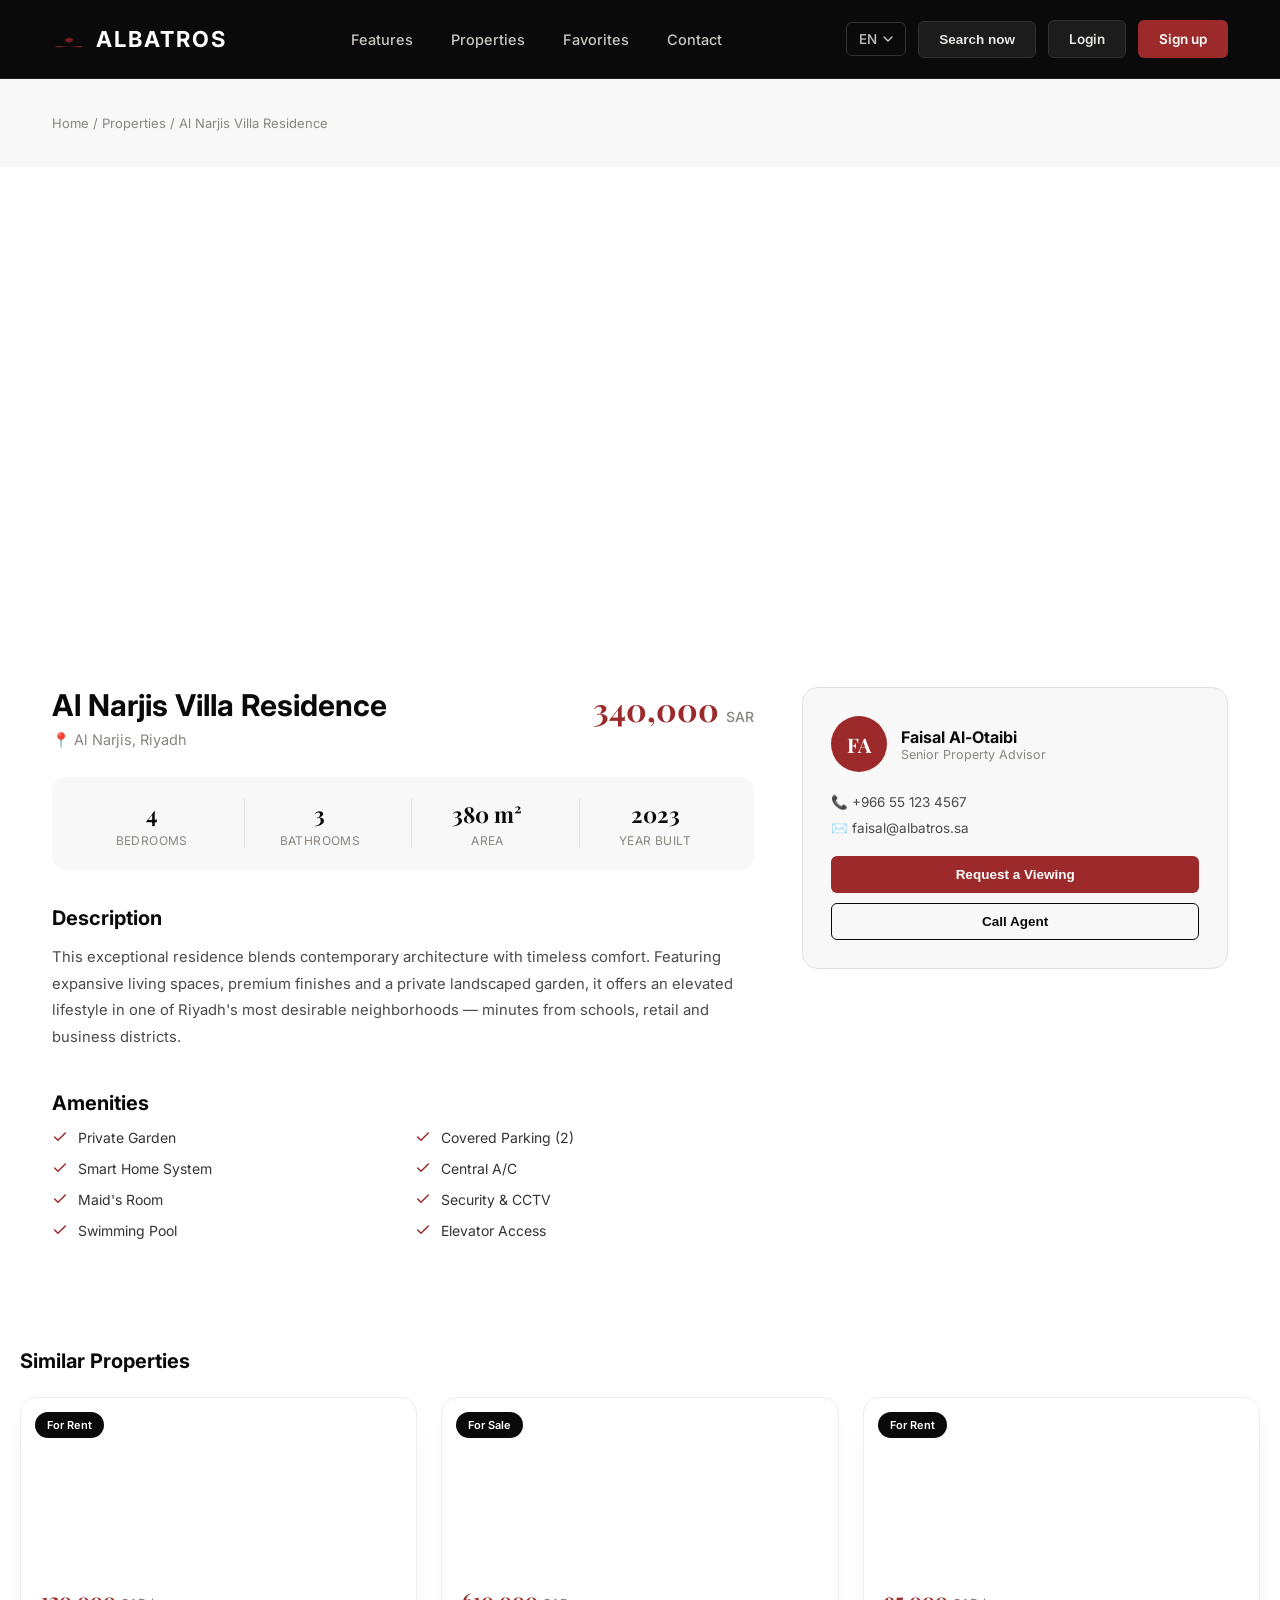
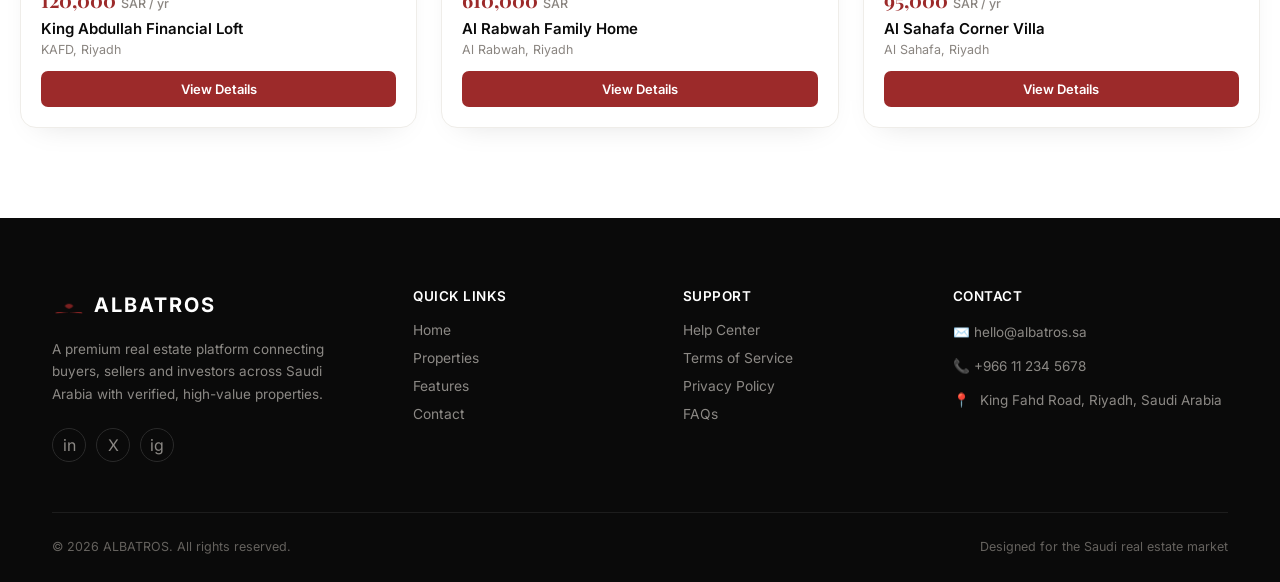
<file: implementation/Albatros (النسخة الأولى)/property-details.html>
<!DOCTYPE html>
<html lang="en">
<head>
<meta charset="UTF-8">
<meta name="viewport" content="width=device-width, initial-scale=1.0">
<title>Al Narjis Villa Residence | ALBATROS</title>
<link rel="preconnect" href="https://fonts.googleapis.com">
<link href="https://fonts.googleapis.com/css2?family=Playfair+Display:wght@500;600;700;800&family=Inter:wght@400;500;600;700&family=Cairo:wght@400;500;600;700;800&display=swap" rel="stylesheet">
<style>
  :root{
    --maroon:#9C2A2A; --maroon-dark:#7A2020; --black:#0A0A0A; --white:#FFFFFF;
    --gray-bg:#F8F8F8; --gray-mid:#E4E1DC; --text-muted:#8A8580;
  }
  *{box-sizing:border-box;margin:0;padding:0;}
  body{font-family:'Inter',sans-serif;background:var(--white);color:var(--black);-webkit-font-smoothing:antialiased;}
  h1,h2,h3,.display{font-family:'Playfair Display',serif;}
  a{text-decoration:none;color:inherit;}
  .wrap{max-width:1240px;margin:0 auto;padding:0 32px;}

  header{background:var(--black);position:sticky;top:0;z-index:50;border-bottom:1px solid #1c1c1c;}
  .header-inner{display:flex;align-items:center;justify-content:space-between;height:78px;}
  .logo{color:var(--white);font-size:22px;font-weight:700;letter-spacing:2px;display:flex;align-items:center;gap:10px;}
    .logo-mark{
    width:34px;height:34px;
    display:flex;align-items:center;justify-content:center;
    position:relative;cursor:pointer;
  }
  .logo-mark svg{overflow:visible;display:block;}
  .logo-mark .wing{transform-origin:24px 24px;transform-box:fill-box;animation:wingFlap 1.5s ease-in-out both;}
  .logo-mark .wing-r{animation-name:wingFlapR;}
  .logo-mark .bird-fly{transform-origin:24px 24px;animation:flyIn 1.5s cubic-bezier(.3,1.15,.6,1) both;}
  .logo-mark:hover .bird-fly, .logo-mark.replay .bird-fly{animation-play-state:running;}
  @keyframes flyIn{
    0%{transform:translate(120px,-70px) rotate(28deg) scale(.5);opacity:0;}
    18%{opacity:1;}
    55%{transform:translate(-14px,10px) rotate(-8deg) scale(1.08);}
    78%{transform:translate(4px,-3px) rotate(4deg) scale(.97);}
    100%{transform:translate(0,0) rotate(0deg) scale(1);}
  }
  @keyframes wingFlap{
    0%{transform:scaleY(1);}
    20%{transform:scaleY(.35);}
    40%{transform:scaleY(1);}
    60%{transform:scaleY(.35);}
    80%{transform:scaleY(.9);}
    100%{transform:scaleY(.2);}
  }
  @keyframes wingFlapR{
    0%{transform:scaleY(1);}
    20%{transform:scaleY(.35);}
    40%{transform:scaleY(1);}
    60%{transform:scaleY(.35);}
    80%{transform:scaleY(.9);}
    100%{transform:scaleY(.2);}
  }
  nav{display:flex;gap:38px;}
  nav a{color:#C9C6C1;font-size:14.5px;font-weight:500;transition:color .2s;}
  nav a:hover{color:var(--white);}
  .header-actions{display:flex;align-items:center;gap:12px;}
  .btn{font-size:13.5px;font-weight:600;padding:10px 20px;border-radius:6px;cursor:pointer;border:1px solid transparent;transition:all .2s;white-space:nowrap;}
  .btn-ghost{background:#1C1C1C;color:#E8E6E3;border:1px solid #313131;}
  .btn-ghost:hover{background:#262626;}
  .btn-maroon{background:var(--maroon);color:var(--white);}
  .btn-maroon:hover{background:var(--maroon-dark);}
  .btn-outline-black{background:transparent;border:1.5px solid var(--black);color:var(--black);}
  .btn-outline-black:hover{background:var(--black);color:var(--white);}
  .btn-full{width:100%;text-align:center;}
  .lang{display:flex;align-items:center;gap:6px;color:#C9C6C1;font-size:13.5px;font-weight:500;padding:8px 12px;border-radius:6px;cursor:pointer;border:1px solid #313131;}
  .lang:hover{background:#1C1C1C;}

  .page-head{background:var(--gray-bg);padding:36px 0;}
  .breadcrumb{font-size:13px;color:var(--text-muted);}
  .breadcrumb a{color:var(--text-muted);}
  .breadcrumb a:hover{color:var(--maroon);}

  /* gallery */
  .gallery{padding:36px 0 0;}
  .gallery-grid{display:grid;grid-template-columns:1.6fr 1fr;gap:14px;height:440px;}
  .gallery-grid > div{border-radius:14px;background-size:cover;background-position:center;}
  .g-sub{display:grid;grid-template-rows:1fr 1fr;gap:14px;}

  /* main content */
  .details-layout{display:grid;grid-template-columns:1.65fr 1fr;gap:48px;padding:44px 0 90px;align-items:start;}

  .d-top{display:flex;justify-content:space-between;align-items:flex-start;margin-bottom:8px;flex-wrap:wrap;gap:12px;}
  .d-title{font-size:30px;font-weight:700;margin-bottom:8px;}
  .d-loc{color:var(--text-muted);font-size:14.5px;}
  .d-price{font-family:'Playfair Display',serif;font-size:32px;font-weight:700;color:var(--maroon);white-space:nowrap;}
  .d-price span{font-size:14px;color:var(--text-muted);font-weight:500;font-family:'Inter',sans-serif;}

  .spec-strip{display:grid;grid-template-columns:repeat(4,1fr);gap:16px;background:var(--gray-bg);border-radius:14px;padding:22px 24px;margin:28px 0 36px;}
  .spec-item{text-align:center;}
  .spec-item .num{font-family:'Playfair Display',serif;font-size:22px;font-weight:700;color:var(--black);margin-bottom:4px;}
  .spec-item .label{font-size:12px;color:var(--text-muted);text-transform:uppercase;letter-spacing:.4px;}
  .spec-divider{border-inline-start:1px solid var(--gray-mid);}

  .block-h{font-size:20px;font-weight:700;margin-bottom:14px;}
  .d-desc{color:#4A4A4A;font-size:14.8px;line-height:1.8;margin-bottom:40px;}

  .amenities{display:grid;grid-template-columns:1fr 1fr;gap:14px 24px;margin-bottom:20px;}
  .amenity{display:flex;align-items:center;gap:10px;font-size:14px;color:#333;}
  .amenity svg{flex-shrink:0;}

  /* sidebar */
  .agent-card{background:var(--gray-bg);border:1px solid var(--gray-mid);border-radius:16px;padding:28px;position:sticky;top:100px;}
  .agent-top{display:flex;gap:14px;align-items:center;margin-bottom:22px;}
  .agent-avatar{width:56px;height:56px;border-radius:50%;background:var(--maroon);color:var(--white);display:flex;align-items:center;justify-content:center;font-family:'Playfair Display',serif;font-size:20px;font-weight:700;}
  .agent-name{font-size:16px;font-weight:700;}
  .agent-role{font-size:12.5px;color:var(--text-muted);}
  .agent-contact{display:flex;flex-direction:column;gap:10px;margin-bottom:20px;font-size:13.5px;color:#4A4A4A;}

  .related{padding:0 0 90px;}
  .related-grid{display:grid;grid-template-columns:repeat(3,1fr);gap:24px;margin-top:24px;}
  .p-card{background:var(--white);border-radius:16px;overflow:hidden;box-shadow:0 12px 30px -18px rgba(0,0,0,0.15);border:1px solid #EFEDE9;transition:transform .25s ease, box-shadow .25s ease;}
  .p-card:hover{transform:translateY(-5px);}
  .p-img{height:170px;background-size:cover;background-position:center;position:relative;}
  .p-tag{position:absolute;inset-inline-start:14px;top:14px;background:var(--black);color:var(--white);font-size:11px;font-weight:600;padding:6px 12px;border-radius:20px;}
  .p-body{padding:18px 20px 20px;}
  .p-price2{font-family:'Playfair Display',serif;font-size:20px;font-weight:700;color:var(--maroon);margin-bottom:6px;}
  .p-price2 span{font-size:12.5px;color:var(--text-muted);font-weight:500;font-family:'Inter',sans-serif;}
  .p-title{font-size:15px;font-weight:600;margin-bottom:4px;}
  .p-loc2{font-size:12.5px;color:var(--text-muted);margin-bottom:14px;}
  .p-btn{display:block;text-align:center;background:var(--maroon);color:var(--white);font-size:13px;font-weight:600;padding:10px;border-radius:7px;margin-top:14px;}
  .p-btn:hover{background:var(--maroon-dark);}

  footer{background:var(--black);padding:70px 0 28px;}
  .foot-grid{display:grid;grid-template-columns:1.4fr 1fr 1fr 1.2fr;gap:40px;padding-bottom:50px;border-bottom:1px solid #1D1D1D;}
  .foot-logo{color:var(--white);font-size:20px;font-weight:700;letter-spacing:2px;margin-bottom:16px;display:flex;align-items:center;gap:8px;}
  .foot-desc{color:#8C8985;font-size:13.5px;line-height:1.7;max-width:280px;}
  .foot-col h4{color:var(--white);font-size:13.5px;font-weight:600;margin-bottom:18px;letter-spacing:.5px;text-transform:uppercase;}
  .foot-col a{display:block;color:#8C8985;font-size:13.8px;margin-bottom:12px;}
  .foot-col a:hover{color:var(--white);}
  .foot-contact-item{display:flex;gap:10px;color:#8C8985;font-size:13.5px;margin-bottom:14px;line-height:1.5;}
  .foot-bottom{display:flex;justify-content:space-between;align-items:center;padding-top:26px;color:#65625E;font-size:12.5px;}
  .foot-social{display:flex;gap:10px;}
  .foot-social a{width:34px;height:34px;border-radius:50%;border:1px solid #2A2A2A;display:flex;align-items:center;justify-content:center;color:#8C8985;}
  .foot-social a:hover{border-color:var(--maroon);color:var(--white);}

  @media(max-width:980px){
    .details-layout{grid-template-columns:1fr;}
    .agent-card{position:static;}
    .gallery-grid{grid-template-columns:1fr;height:auto;}
    .g-sub{grid-template-columns:1fr 1fr;grid-template-rows:auto;}
    .g-sub > div{height:180px;}
    .gallery-grid > div:first-child{height:260px;}
    .related-grid{grid-template-columns:1fr 1fr;}
    .spec-strip{grid-template-columns:1fr 1fr;}
    nav{display:none;}
    .foot-grid{grid-template-columns:1fr 1fr;}
  }
  @media(max-width:640px){ .related-grid{grid-template-columns:1fr;} .amenities{grid-template-columns:1fr;} }

  html[dir="rtl"] body{font-family:'Cairo',sans-serif;}
  html[dir="rtl"] h1,html[dir="rtl"] h2,html[dir="rtl"] h3,html[dir="rtl"] .d-price,html[dir="rtl"] .spec-item .num,html[dir="rtl"] .p-price2{font-family:'Cairo',sans-serif;}
</style>
</head>
<body>

<header>
  <div class="wrap header-inner">
    <div class="logo"><span class="logo-mark bird-logo">
        <svg viewBox="0 0 48 48" width="30" height="30" xmlns="http://www.w3.org/2000/svg">
          <g class="bird-fly">
            <path class="wing wing-l" d="M24 24 C10 12, 0 15, 3 27 C10 21, 18 22, 24 24 Z" fill="#9C2A2A"/>
            <path class="wing wing-r" d="M24 24 C38 12, 48 15, 45 27 C38 21, 30 22, 24 24 Z" fill="#9C2A2A"/>
            <path d="M17 25 Q24 19 31 25 Q28 30 24 30 Q20 30 17 25 Z" fill="#7A2020"/>
          </g>
        </svg>
      </span>ALBATROS</div>
    <nav>
      <a href="index.html#features" data-i18n="nav_features">Features</a>
      <a href="properties.html" data-i18n="nav_properties">Properties</a>
      <a href="favorites.html" data-i18n="nav_favorites">Favorites</a>
      <a href="contact.html" data-i18n="nav_contact">Contact</a>
    </nav>
    <div class="header-actions">
      <div class="lang" id="langToggle" role="button" tabindex="0">
        <span id="langLabel">EN</span>
        <svg width="10" height="6" viewBox="0 0 10 6" fill="none"><path d="M1 1L5 5L9 1" stroke="#C9C6C1" stroke-width="1.4" stroke-linecap="round"/></svg>
      </div>
      <button class="btn btn-ghost" data-i18n="nav_search">Search now</button>
      <a href="login.html" class="btn btn-ghost" data-i18n="nav_login">Login</a>
      <a href="register.html" class="btn btn-maroon" data-i18n="nav_signup">Sign up</a>
    </div>
  </div>
</header>

<div class="page-head">
  <div class="wrap">
    <div class="breadcrumb">
      <a href="index.html" data-i18n="bc_home">Home</a> /
      <a href="properties.html" data-i18n="bc_properties">Properties</a> /
      <span data-i18n="prop1_title">Al Narjis Villa Residence</span>
    </div>
  </div>
</div>

<div class="gallery wrap">
  <div class="gallery-grid">
    <div style="background-image:url('https://images.unsplash.com/photo-1613977257363-707ba9348227?q=80&w=1200&auto=format&fit=crop');"></div>
    <div class="g-sub">
      <div style="background-image:url('https://images.unsplash.com/photo-1600585154340-be6161a56a0c?q=80&w=800&auto=format&fit=crop');"></div>
      <div style="background-image:url('https://images.unsplash.com/photo-1600607687939-ce8a6c25118c?q=80&w=800&auto=format&fit=crop');"></div>
    </div>
  </div>
</div>

<div class="wrap">
  <div class="details-layout">
    <div>
      <div class="d-top">
        <div>
          <div class="d-title" data-i18n="prop1_title">Al Narjis Villa Residence</div>
          <div class="d-loc">📍 <span data-i18n="prop1_loc">Al Narjis, Riyadh</span></div>
        </div>
        <div class="d-price">340,000 <span data-i18n="sar">SAR</span></div>
      </div>

      <div class="spec-strip">
        <div class="spec-item"><div class="num">4</div><div class="label" data-i18n="d_beds">Bedrooms</div></div>
        <div class="spec-item spec-divider"><div class="num">3</div><div class="label" data-i18n="d_baths">Bathrooms</div></div>
        <div class="spec-item spec-divider"><div class="num">380 m²</div><div class="label" data-i18n="d_area">Area</div></div>
        <div class="spec-item spec-divider"><div class="num">2023</div><div class="label" data-i18n="d_year">Year Built</div></div>
      </div>

      <div class="block-h" data-i18n="d_desc_h">Description</div>
      <p class="d-desc" data-i18n="d_desc_p">This exceptional residence blends contemporary architecture with timeless comfort. Featuring expansive living spaces, premium finishes and a private landscaped garden, it offers an elevated lifestyle in one of Riyadh's most desirable neighborhoods — minutes from schools, retail and business districts.</p>

      <div class="block-h" data-i18n="d_amenities_h">Amenities</div>
      <div class="amenities">
        <div class="amenity"><svg width="16" height="16" viewBox="0 0 24 24" fill="none"><path d="M20 6L9 17l-5-5" stroke="#9C2A2A" stroke-width="2.2" stroke-linecap="round" stroke-linejoin="round"/></svg><span data-i18n="am1">Private Garden</span></div>
        <div class="amenity"><svg width="16" height="16" viewBox="0 0 24 24" fill="none"><path d="M20 6L9 17l-5-5" stroke="#9C2A2A" stroke-width="2.2" stroke-linecap="round" stroke-linejoin="round"/></svg><span data-i18n="am2">Covered Parking (2)</span></div>
        <div class="amenity"><svg width="16" height="16" viewBox="0 0 24 24" fill="none"><path d="M20 6L9 17l-5-5" stroke="#9C2A2A" stroke-width="2.2" stroke-linecap="round" stroke-linejoin="round"/></svg><span data-i18n="am3">Smart Home System</span></div>
        <div class="amenity"><svg width="16" height="16" viewBox="0 0 24 24" fill="none"><path d="M20 6L9 17l-5-5" stroke="#9C2A2A" stroke-width="2.2" stroke-linecap="round" stroke-linejoin="round"/></svg><span data-i18n="am4">Central A/C</span></div>
        <div class="amenity"><svg width="16" height="16" viewBox="0 0 24 24" fill="none"><path d="M20 6L9 17l-5-5" stroke="#9C2A2A" stroke-width="2.2" stroke-linecap="round" stroke-linejoin="round"/></svg><span data-i18n="am5">Maid's Room</span></div>
        <div class="amenity"><svg width="16" height="16" viewBox="0 0 24 24" fill="none"><path d="M20 6L9 17l-5-5" stroke="#9C2A2A" stroke-width="2.2" stroke-linecap="round" stroke-linejoin="round"/></svg><span data-i18n="am6">Security & CCTV</span></div>
        <div class="amenity"><svg width="16" height="16" viewBox="0 0 24 24" fill="none"><path d="M20 6L9 17l-5-5" stroke="#9C2A2A" stroke-width="2.2" stroke-linecap="round" stroke-linejoin="round"/></svg><span data-i18n="am7">Swimming Pool</span></div>
        <div class="amenity"><svg width="16" height="16" viewBox="0 0 24 24" fill="none"><path d="M20 6L9 17l-5-5" stroke="#9C2A2A" stroke-width="2.2" stroke-linecap="round" stroke-linejoin="round"/></svg><span data-i18n="am8">Elevator Access</span></div>
      </div>
    </div>

    <aside class="agent-card">
      <div class="agent-top">
        <div class="agent-avatar">FA</div>
        <div>
          <div class="agent-name" data-i18n="d_agent_name">Faisal Al-Otaibi</div>
          <div class="agent-role" data-i18n="d_agent_role">Senior Property Advisor</div>
        </div>
      </div>
      <div class="agent-contact">
        <div>📞 +966 55 123 4567</div>
        <div>✉️ faisal@albatros.sa</div>
      </div>
      <button class="btn btn-maroon btn-full" style="margin-bottom:10px;" data-i18n="d_request_viewing">Request a Viewing</button>
      <button class="btn btn-outline-black btn-full" data-i18n="d_call">Call Agent</button>
    </aside>
  </div>
</div>

<div class="related wrap">
  <div class="block-h" data-i18n="d_related_h">Similar Properties</div>
  <div class="related-grid">
    <div class="p-card">
      <div class="p-img" style="background-image:url('https://images.unsplash.com/photo-1600607687920-4e2a09cf159d?q=80&w=800&auto=format&fit=crop');"><span class="p-tag" data-i18n="tag_rent">For Rent</span></div>
      <div class="p-body">
        <div class="p-price2">120,000 <span data-i18n="sar_yr">SAR / yr</span></div>
        <div class="p-title" data-i18n="prop5_title">King Abdullah Financial Loft</div>
        <div class="p-loc2" data-i18n="prop5_loc">KAFD, Riyadh</div>
        <a href="property-details.html?id=5" class="p-btn" data-i18n="view_details">View Details</a>
      </div>
    </div>
    <div class="p-card">
      <div class="p-img" style="background-image:url('https://images.unsplash.com/photo-1600585154526-990dced4db0d?q=80&w=800&auto=format&fit=crop');"><span class="p-tag" data-i18n="tag_sale">For Sale</span></div>
      <div class="p-body">
        <div class="p-price2">610,000 <span data-i18n="sar">SAR</span></div>
        <div class="p-title" data-i18n="prop7_title">Al Rabwah Family Home</div>
        <div class="p-loc2" data-i18n="prop7_loc">Al Rabwah, Riyadh</div>
        <a href="property-details.html?id=7" class="p-btn" data-i18n="view_details">View Details</a>
      </div>
    </div>
    <div class="p-card">
      <div class="p-img" style="background-image:url('https://images.unsplash.com/photo-1512917774080-9991f1c4c750?q=80&w=800&auto=format&fit=crop');"><span class="p-tag" data-i18n="tag_rent">For Rent</span></div>
      <div class="p-body">
        <div class="p-price2">95,000 <span data-i18n="sar_yr">SAR / yr</span></div>
        <div class="p-title" data-i18n="prop9_title">Al Sahafa Corner Villa</div>
        <div class="p-loc2" data-i18n="prop9_loc">Al Sahafa, Riyadh</div>
        <a href="property-details.html?id=9" class="p-btn" data-i18n="view_details">View Details</a>
      </div>
    </div>
  </div>
</div>

<footer>
  <div class="wrap">
    <div class="foot-grid">
      <div>
        <div class="foot-logo"><span class="logo-mark bird-logo">
        <svg viewBox="0 0 48 48" width="30" height="30" xmlns="http://www.w3.org/2000/svg">
          <g class="bird-fly">
            <path class="wing wing-l" d="M24 24 C10 12, 0 15, 3 27 C10 21, 18 22, 24 24 Z" fill="#9C2A2A"/>
            <path class="wing wing-r" d="M24 24 C38 12, 48 15, 45 27 C38 21, 30 22, 24 24 Z" fill="#9C2A2A"/>
            <path d="M17 25 Q24 19 31 25 Q28 30 24 30 Q20 30 17 25 Z" fill="#7A2020"/>
          </g>
        </svg>
      </span>ALBATROS</div>
        <p class="foot-desc" data-i18n="foot_desc">A premium real estate platform connecting buyers, sellers and investors across Saudi Arabia with verified, high-value properties.</p>
        <div class="foot-social" style="margin-top:22px;"><a href="#">in</a><a href="#">X</a><a href="#">ig</a></div>
      </div>
      <div class="foot-col">
        <h4 data-i18n="foot_links">Quick Links</h4>
        <a href="index.html" data-i18n="foot_home">Home</a>
        <a href="properties.html" data-i18n="nav_properties">Properties</a>
        <a href="index.html#features" data-i18n="nav_features">Features</a>
        <a href="contact.html" data-i18n="nav_contact">Contact</a>
      </div>
      <div class="foot-col">
        <h4 data-i18n="foot_support">Support</h4>
        <a href="#" data-i18n="foot_help">Help Center</a>
        <a href="#" data-i18n="foot_terms">Terms of Service</a>
        <a href="#" data-i18n="foot_privacy">Privacy Policy</a>
        <a href="#" data-i18n="foot_faq">FAQs</a>
      </div>
      <div class="foot-col">
        <h4 data-i18n="foot_contact">Contact</h4>
        <div class="foot-contact-item">✉️ hello@albatros.sa</div>
        <div class="foot-contact-item">📞 +966 11 234 5678</div>
        <div class="foot-contact-item">📍 <span data-i18n="foot_address">King Fahd Road, Riyadh, Saudi Arabia</span></div>
      </div>
    </div>
    <div class="foot-bottom">
      <span data-i18n="foot_rights">© 2026 ALBATROS. All rights reserved.</span>
      <span data-i18n="foot_tagline">Designed for the Saudi real estate market</span>
    </div>
  </div>
</footer>

<script src="i18n.js"></script>
</body>
</html>
</file>
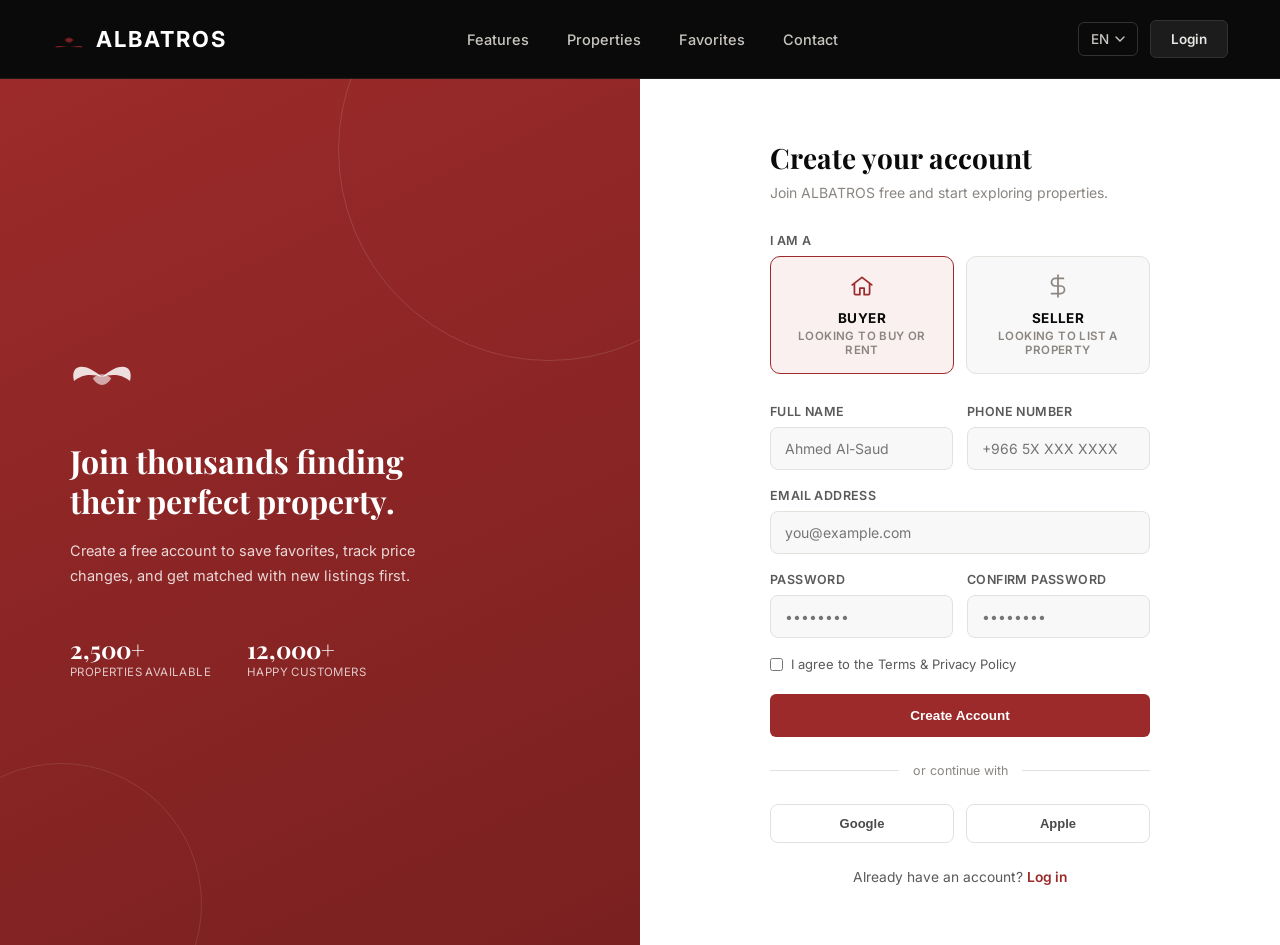
<file: implementation/Albatros (النسخة الأولى)/register.html>
<!DOCTYPE html>
<html lang="en">
<head>
<meta charset="UTF-8">
<meta name="viewport" content="width=device-width, initial-scale=1.0">
<title>Sign Up | ALBATROS</title>
<link rel="preconnect" href="https://fonts.googleapis.com">
<link href="https://fonts.googleapis.com/css2?family=Playfair+Display:wght@500;600;700;800&family=Inter:wght@400;500;600;700&family=Cairo:wght@400;500;600;700;800&display=swap" rel="stylesheet">
<style>
  :root{
    --maroon:#9C2A2A; --maroon-dark:#7A2020; --black:#0A0A0A; --white:#FFFFFF;
    --gray-bg:#F8F8F8; --gray-mid:#E4E1DC; --text-muted:#8A8580;
  }
  *{box-sizing:border-box;margin:0;padding:0;}
  body{font-family:'Inter',sans-serif;background:var(--white);color:var(--black);-webkit-font-smoothing:antialiased;}
  h1,h2,h3,.display{font-family:'Playfair Display',serif;}
  a{text-decoration:none;color:inherit;}
  .wrap{max-width:1240px;margin:0 auto;padding:0 32px;}

  header{background:var(--black);border-bottom:1px solid #1c1c1c;}
  .header-inner{display:flex;align-items:center;justify-content:space-between;height:78px;}
  .logo{color:var(--white);font-size:22px;font-weight:700;letter-spacing:2px;display:flex;align-items:center;gap:10px;}
  .logo-mark{width:34px;height:34px;display:flex;align-items:center;justify-content:center;position:relative;cursor:pointer;}
  .logo-mark svg{overflow:visible;display:block;}
  .logo-mark .wing{transform-origin:24px 24px;transform-box:fill-box;animation:wingFlap 1.5s ease-in-out both;}
  .logo-mark .wing-r{animation-name:wingFlapR;}
  .logo-mark .bird-fly{transform-origin:24px 24px;animation:flyIn 1.5s cubic-bezier(.3,1.15,.6,1) both;}
  @keyframes flyIn{
    0%{transform:translate(120px,-70px) rotate(28deg) scale(.5);opacity:0;}
    18%{opacity:1;}
    55%{transform:translate(-14px,10px) rotate(-8deg) scale(1.08);}
    78%{transform:translate(4px,-3px) rotate(4deg) scale(.97);}
    100%{transform:translate(0,0) rotate(0deg) scale(1);}
  }
  @keyframes wingFlap{
    0%{transform:scaleY(1);} 20%{transform:scaleY(.35);} 40%{transform:scaleY(1);}
    60%{transform:scaleY(.35);} 80%{transform:scaleY(.9);} 100%{transform:scaleY(.2);}
  }
  @keyframes wingFlapR{
    0%{transform:scaleY(1);} 20%{transform:scaleY(.35);} 40%{transform:scaleY(1);}
    60%{transform:scaleY(.35);} 80%{transform:scaleY(.9);} 100%{transform:scaleY(.2);}
  }
  nav{display:flex;gap:38px;}
  nav a{color:#C9C6C1;font-size:14.5px;font-weight:500;transition:color .2s;}
  nav a:hover{color:var(--white);}
  .header-actions{display:flex;align-items:center;gap:12px;}
  .btn{font-size:13.5px;font-weight:600;padding:10px 20px;border-radius:6px;cursor:pointer;border:1px solid transparent;transition:all .2s;white-space:nowrap;}
  .btn-ghost{background:#1C1C1C;color:#E8E6E3;border:1px solid #313131;}
  .btn-ghost:hover{background:#262626;}
  .btn-maroon{background:var(--maroon);color:var(--white);}
  .btn-maroon:hover{background:var(--maroon-dark);}
  .btn-full{width:100%;text-align:center;}
  .lang{display:flex;align-items:center;gap:6px;color:#C9C6C1;font-size:13.5px;font-weight:500;padding:8px 12px;border-radius:6px;cursor:pointer;border:1px solid #313131;}
  .lang:hover{background:#1C1C1C;}

  /* auth layout */
  .auth-section{
    min-height:calc(100vh - 78px);
    display:grid;grid-template-columns:1fr 1fr;
  }
  .auth-visual{
    background:linear-gradient(155deg, var(--maroon) 0%, var(--maroon-dark) 100%);
    position:relative;overflow:hidden;
    display:flex;flex-direction:column;justify-content:center;
    padding:70px;color:var(--white);
  }
  .auth-visual::before{
    content:"";position:absolute;width:420px;height:420px;border-radius:50%;
    border:1px solid rgba(255,255,255,0.12);top:-140px;right:-120px;
  }
  .auth-visual::after{
    content:"";position:absolute;width:280px;height:280px;border-radius:50%;
    border:1px solid rgba(255,255,255,0.1);bottom:-100px;left:-80px;
  }
  .auth-visual .big-mark{width:64px;height:64px;margin-bottom:32px;position:relative;z-index:2;}
  .auth-visual h2{font-size:32px;font-weight:700;line-height:1.25;margin-bottom:18px;position:relative;z-index:2;max-width:380px;}
  .auth-visual p{font-size:14.5px;color:rgba(255,255,255,0.82);line-height:1.7;max-width:360px;position:relative;z-index:2;}
  .auth-stats{display:flex;gap:36px;margin-top:44px;position:relative;z-index:2;}
  .auth-stats div .n{font-family:'Playfair Display',serif;font-size:24px;font-weight:700;}
  .auth-stats div .l{font-size:11.5px;color:rgba(255,255,255,0.75);text-transform:uppercase;letter-spacing:.4px;}

  .auth-form-side{display:flex;align-items:center;justify-content:center;padding:60px 40px;}
  .auth-box{width:100%;max-width:380px;}
  .auth-box h1{font-size:28px;font-weight:700;margin-bottom:8px;}
  .auth-box .sub{color:var(--text-muted);font-size:14px;margin-bottom:32px;}
  .form-row{display:grid;grid-template-columns:1fr 1fr;gap:14px;}
  .field{margin-bottom:18px;}
  .role-select{display:grid;grid-template-columns:1fr 1fr;gap:12px;margin-bottom:22px;}
  .role-card{
    border:1.5px solid var(--gray-mid);border-radius:10px;padding:16px 14px;
    text-align:center;cursor:pointer;transition:all .18s;background:var(--gray-bg);
  }
  .role-card:hover{border-color:#c9a5a5;}
  .role-card.active{border-color:var(--maroon);background:#FBF0F0;}
  .role-card .r-icon{margin-bottom:8px;}
  .role-card .r-icon svg{stroke:#8A8580;transition:stroke .18s;}
  .role-card.active .r-icon svg{stroke:var(--maroon);}
  .role-card .r-label{font-size:13.5px;font-weight:700;color:var(--black);margin-bottom:3px;}
  .role-card .r-sub{font-size:11.5px;color:var(--text-muted);}
  .role-select input{display:none;}
  .field label{display:block;font-size:12.5px;font-weight:600;color:#5A5A5A;margin-bottom:8px;text-transform:uppercase;letter-spacing:.4px;}
  .field input{
    width:100%;padding:12px 14px;border-radius:8px;border:1px solid var(--gray-mid);
    background:var(--gray-bg);font-size:14px;font-family:'Inter',sans-serif;color:var(--black);
  }
  .field input:focus{outline:2px solid var(--maroon);outline-offset:1px;}
  .row-between{display:flex;justify-content:space-between;align-items:center;margin-bottom:24px;font-size:13px;}
  .checkbox-line{display:flex;align-items:center;gap:8px;color:#5A5A5A;}
  .checkbox-line input{width:auto;}
  .fp-link{color:var(--maroon);font-weight:600;}
  .fp-link:hover{text-decoration:underline;}
  .divider{display:flex;align-items:center;gap:14px;margin:26px 0;color:var(--text-muted);font-size:12.5px;}
  .divider::before,.divider::after{content:"";flex:1;height:1px;background:var(--gray-mid);}
  .social-row{display:flex;gap:12px;margin-bottom:26px;}
  .social-btn{
    flex:1;display:flex;align-items:center;justify-content:center;gap:8px;
    padding:11px;border-radius:8px;border:1px solid var(--gray-mid);
    font-size:13px;font-weight:600;color:#4A4A4A;cursor:pointer;background:var(--white);
  }
  .social-btn:hover{background:var(--gray-bg);}
  .switch-line{text-align:center;font-size:13.8px;color:#5A5A5A;}
  .switch-line a{color:var(--maroon);font-weight:600;}
  .switch-line a:hover{text-decoration:underline;}

  @media(max-width:900px){
    .auth-section{grid-template-columns:1fr;}
    .auth-visual{display:none;}
    nav{display:none;}
  }
  @media(max-width:480px){ .form-row{grid-template-columns:1fr;} }

  html[dir="rtl"] body{font-family:'Cairo',sans-serif;}
  html[dir="rtl"] h1,html[dir="rtl"] h2,html[dir="rtl"] .n{font-family:'Cairo',sans-serif;}
</style>
</head>
<body>

<header>
  <div class="wrap header-inner">
    <div class="logo">
      <span class="logo-mark bird-logo">
        <svg viewBox="0 0 48 48" width="30" height="30" xmlns="http://www.w3.org/2000/svg">
          <g class="bird-fly">
            <path class="wing wing-l" d="M24 24 C10 12, 0 15, 3 27 C10 21, 18 22, 24 24 Z" fill="#9C2A2A"/>
            <path class="wing wing-r" d="M24 24 C38 12, 48 15, 45 27 C38 21, 30 22, 24 24 Z" fill="#9C2A2A"/>
            <path d="M17 25 Q24 19 31 25 Q28 30 24 30 Q20 30 17 25 Z" fill="#7A2020"/>
          </g>
        </svg>
      </span>
      ALBATROS
    </div>
    <nav>
      <a href="index.html#features" data-i18n="nav_features">Features</a>
      <a href="properties.html" data-i18n="nav_properties">Properties</a>
      <a href="favorites.html" data-i18n="nav_favorites">Favorites</a>
      <a href="contact.html" data-i18n="nav_contact">Contact</a>
    </nav>
    <div class="header-actions">
      <div class="lang" id="langToggle" role="button" tabindex="0">
        <span id="langLabel">EN</span>
        <svg width="10" height="6" viewBox="0 0 10 6" fill="none"><path d="M1 1L5 5L9 1" stroke="#C9C6C1" stroke-width="1.4" stroke-linecap="round"/></svg>
      </div>
      <a href="login.html" class="btn btn-ghost" data-i18n="nav_login">Login</a>
    </div>
  </div>
</header>

<div class="auth-section">
  <div class="auth-visual">
    <div class="big-mark">
      <svg viewBox="0 0 48 48" width="64" height="64" xmlns="http://www.w3.org/2000/svg">
        <path d="M24 24 C10 12, 0 15, 3 27 C10 21, 18 22, 24 24 Z" fill="rgba(255,255,255,0.85)"/>
        <path d="M24 24 C38 12, 48 15, 45 27 C38 21, 30 22, 24 24 Z" fill="rgba(255,255,255,0.85)"/>
        <path d="M17 25 Q24 19 31 25 Q28 30 24 30 Q20 30 17 25 Z" fill="rgba(255,255,255,0.6)"/>
      </svg>
    </div>
    <h2 data-i18n="reg_visual_h">Join thousands finding their perfect property.</h2>
    <p data-i18n="reg_visual_p">Create a free account to save favorites, track price changes, and get matched with new listings first.</p>
    <div class="auth-stats">
      <div><div class="n">2,500+</div><div class="l" data-i18n="stat1">Properties Available</div></div>
      <div><div class="n">12,000+</div><div class="l" data-i18n="stat2">Happy Customers</div></div>
    </div>
  </div>

  <div class="auth-form-side">
    <div class="auth-box">
      <h1 data-i18n="reg_h">Create your account</h1>
      <p class="sub" data-i18n="reg_sub">Join ALBATROS free and start exploring properties.</p>

      <form onsubmit="return false;">
        <div class="field">
          <label data-i18n="reg_iam">I am a</label>
          <div class="role-select" id="roleSelect">
            <label class="role-card active" data-role="buyer">
              <input type="radio" name="role" value="buyer" checked>
              <div class="r-icon"><svg width="26" height="26" viewBox="0 0 24 24" fill="none"><path d="M3 11L12 4l9 7M5 10v9a1 1 0 001 1h4v-6h4v6h4a1 1 0 001-1v-9" stroke-width="1.6" stroke-linecap="round" stroke-linejoin="round"/></svg></div>
              <div class="r-label" data-i18n="reg_buyer">Buyer</div>
              <div class="r-sub" data-i18n="reg_buyer_sub">Looking to buy or rent</div>
            </label>
            <label class="role-card" data-role="seller">
              <input type="radio" name="role" value="seller">
              <div class="r-icon"><svg width="26" height="26" viewBox="0 0 24 24" fill="none"><path d="M12 2v20M17 5H9.5a3.5 3.5 0 000 7h5a3.5 3.5 0 010 7H6" stroke-width="1.6" stroke-linecap="round"/></svg></div>
              <div class="r-label" data-i18n="reg_seller">Seller</div>
              <div class="r-sub" data-i18n="reg_seller_sub">Looking to list a property</div>
            </label>
          </div>
        </div>
        <div class="form-row">
          <div class="field">
            <label data-i18n="c_name">Full Name</label>
            <input type="text" placeholder="Ahmed Al-Saud">
          </div>
          <div class="field">
            <label data-i18n="c_phone">Phone Number</label>
            <input type="tel" placeholder="+966 5X XXX XXXX">
          </div>
        </div>
        <div class="field">
          <label data-i18n="c_email">Email Address</label>
          <input type="email" placeholder="you@example.com">
        </div>
        <div class="form-row">
          <div class="field">
            <label data-i18n="login_pass">Password</label>
            <input type="password" placeholder="••••••••">
          </div>
          <div class="field">
            <label data-i18n="reg_confirm">Confirm Password</label>
            <input type="password" placeholder="••••••••">
          </div>
        </div>
        <div class="row-between" style="margin-bottom:22px;">
          <label class="checkbox-line"><input type="checkbox"><span data-i18n="reg_terms">I agree to the Terms & Privacy Policy</span></label>
        </div>
        <button class="btn btn-maroon btn-full" style="padding:13px;" data-i18n="reg_btn">Create Account</button>
      </form>

      <div class="divider" data-i18n="login_or">or continue with</div>
      <div class="social-row">
        <button class="social-btn">Google</button>
        <button class="social-btn">Apple</button>
      </div>

      <div class="switch-line">
        <span data-i18n="reg_hasaccount">Already have an account?</span>
        <a href="login.html" data-i18n="reg_login_link">Log in</a>
      </div>
    </div>
  </div>
</div>

<script src="i18n.js"></script>
<script>
  document.querySelectorAll('#roleSelect .role-card').forEach(card=>{
    card.addEventListener('click', ()=>{
      document.querySelectorAll('#roleSelect .role-card').forEach(c=>c.classList.remove('active'));
      card.classList.add('active');
      card.querySelector('input[type="radio"]').checked = true;
    });
  });
</script>
</body>
</html>
</file>
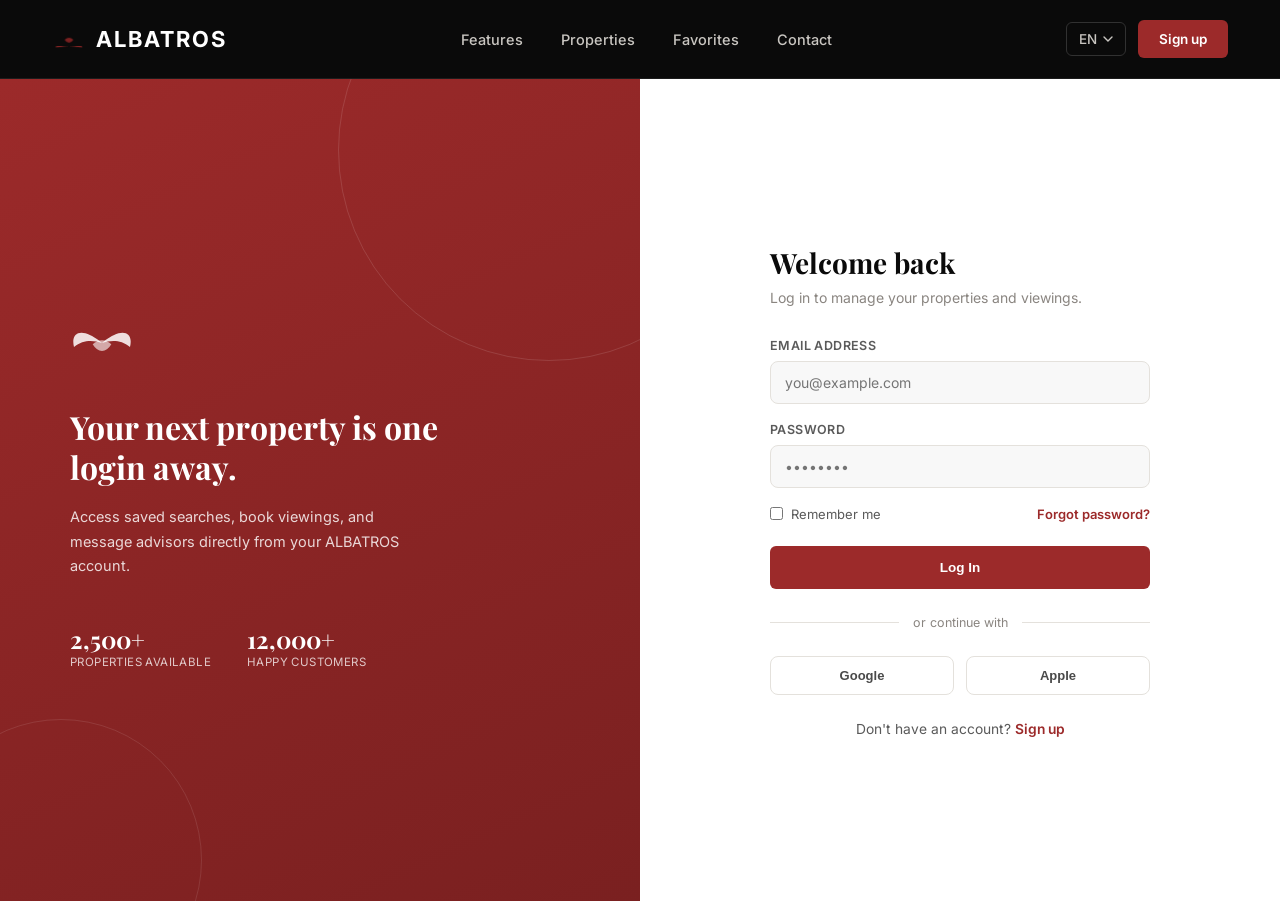
<file: implementation/Albatros (النسخة الثانية)/login.html>
<!DOCTYPE html>
<html lang="en">
<head>
<meta charset="UTF-8">
<meta name="viewport" content="width=device-width, initial-scale=1.0">
<title>Login | ALBATROS</title>
<link rel="preconnect" href="https://fonts.googleapis.com">
<link href="https://fonts.googleapis.com/css2?family=Playfair+Display:wght@500;600;700;800&family=Inter:wght@400;500;600;700&family=Cairo:wght@400;500;600;700;800&display=swap" rel="stylesheet">
<style>
  :root{
    --maroon:#9C2A2A; --maroon-dark:#7A2020; --black:#0A0A0A; --white:#FFFFFF;
    --gray-bg:#F8F8F8; --gray-mid:#E4E1DC; --text-muted:#8A8580;
  }
  *{box-sizing:border-box;margin:0;padding:0;}
  body{font-family:'Inter',sans-serif;background:var(--white);color:var(--black);-webkit-font-smoothing:antialiased;}
  h1,h2,h3,.display{font-family:'Playfair Display',serif;}
  a{text-decoration:none;color:inherit;}
  .wrap{max-width:1240px;margin:0 auto;padding:0 32px;}

  header{background:var(--black);border-bottom:1px solid #1c1c1c;}
  .header-inner{display:flex;align-items:center;justify-content:space-between;height:78px;}
  .logo{color:var(--white);font-size:22px;font-weight:700;letter-spacing:2px;display:flex;align-items:center;gap:10px;}
  .logo-mark{width:34px;height:34px;display:flex;align-items:center;justify-content:center;position:relative;cursor:pointer;}
  .logo-mark svg{overflow:visible;display:block;}
  .logo-mark .wing{transform-origin:24px 24px;transform-box:fill-box;animation:wingFlap 1.5s ease-in-out both;}
  .logo-mark .wing-r{animation-name:wingFlapR;}
  .logo-mark .bird-fly{transform-origin:24px 24px;animation:flyIn 1.5s cubic-bezier(.3,1.15,.6,1) both;}
  @keyframes flyIn{
    0%{transform:translate(120px,-70px) rotate(28deg) scale(.5);opacity:0;}
    18%{opacity:1;}
    55%{transform:translate(-14px,10px) rotate(-8deg) scale(1.08);}
    78%{transform:translate(4px,-3px) rotate(4deg) scale(.97);}
    100%{transform:translate(0,0) rotate(0deg) scale(1);}
  }
  @keyframes wingFlap{
    0%{transform:scaleY(1);} 20%{transform:scaleY(.35);} 40%{transform:scaleY(1);}
    60%{transform:scaleY(.35);} 80%{transform:scaleY(.9);} 100%{transform:scaleY(.2);}
  }
  @keyframes wingFlapR{
    0%{transform:scaleY(1);} 20%{transform:scaleY(.35);} 40%{transform:scaleY(1);}
    60%{transform:scaleY(.35);} 80%{transform:scaleY(.9);} 100%{transform:scaleY(.2);}
  }
  nav{display:flex;gap:38px;}
  nav a{color:#C9C6C1;font-size:14.5px;font-weight:500;transition:color .2s;}
  nav a:hover{color:var(--white);}
  .header-actions{display:flex;align-items:center;gap:12px;}
  .btn{font-size:13.5px;font-weight:600;padding:10px 20px;border-radius:6px;cursor:pointer;border:1px solid transparent;transition:all .2s;white-space:nowrap;}
  .btn-ghost{background:#1C1C1C;color:#E8E6E3;border:1px solid #313131;}
  .btn-ghost:hover{background:#262626;}
  .btn-maroon{background:var(--maroon);color:var(--white);}
  .btn-maroon:hover{background:var(--maroon-dark);}
  .btn-full{width:100%;text-align:center;}
  .lang{display:flex;align-items:center;gap:6px;color:#C9C6C1;font-size:13.5px;font-weight:500;padding:8px 12px;border-radius:6px;cursor:pointer;border:1px solid #313131;}
  .lang:hover{background:#1C1C1C;}

  /* auth layout */
  .auth-section{
    min-height:calc(100vh - 78px);
    display:grid;grid-template-columns:1fr 1fr;
  }
  .auth-visual{
    background:linear-gradient(155deg, var(--maroon) 0%, var(--maroon-dark) 100%);
    position:relative;overflow:hidden;
    display:flex;flex-direction:column;justify-content:center;
    padding:70px;color:var(--white);
  }
  .auth-visual::before{
    content:"";position:absolute;width:420px;height:420px;border-radius:50%;
    border:1px solid rgba(255,255,255,0.12);top:-140px;right:-120px;
  }
  .auth-visual::after{
    content:"";position:absolute;width:280px;height:280px;border-radius:50%;
    border:1px solid rgba(255,255,255,0.1);bottom:-100px;left:-80px;
  }
  .auth-visual .big-mark{width:64px;height:64px;margin-bottom:32px;position:relative;z-index:2;}
  .auth-visual h2{font-size:32px;font-weight:700;line-height:1.25;margin-bottom:18px;position:relative;z-index:2;max-width:380px;}
  .auth-visual p{font-size:14.5px;color:rgba(255,255,255,0.82);line-height:1.7;max-width:360px;position:relative;z-index:2;}
  .auth-stats{display:flex;gap:36px;margin-top:44px;position:relative;z-index:2;}
  .auth-stats div .n{font-family:'Playfair Display',serif;font-size:24px;font-weight:700;}
  .auth-stats div .l{font-size:11.5px;color:rgba(255,255,255,0.75);text-transform:uppercase;letter-spacing:.4px;}

  .auth-form-side{display:flex;align-items:center;justify-content:center;padding:60px 40px;}
  .auth-box{width:100%;max-width:380px;}
  .auth-box h1{font-size:28px;font-weight:700;margin-bottom:8px;}
  .auth-box .sub{color:var(--text-muted);font-size:14px;margin-bottom:32px;}
  .field{margin-bottom:18px;}
  .field label{display:block;font-size:12.5px;font-weight:600;color:#5A5A5A;margin-bottom:8px;text-transform:uppercase;letter-spacing:.4px;}
  .field input{
    width:100%;padding:12px 14px;border-radius:8px;border:1px solid var(--gray-mid);
    background:var(--gray-bg);font-size:14px;font-family:'Inter',sans-serif;color:var(--black);
  }
  .field input:focus{outline:2px solid var(--maroon);outline-offset:1px;}
  .row-between{display:flex;justify-content:space-between;align-items:center;margin-bottom:24px;font-size:13px;}
  .checkbox-line{display:flex;align-items:center;gap:8px;color:#5A5A5A;}
  .checkbox-line input{width:auto;}
  .fp-link{color:var(--maroon);font-weight:600;}
  .fp-link:hover{text-decoration:underline;}
  .divider{display:flex;align-items:center;gap:14px;margin:26px 0;color:var(--text-muted);font-size:12.5px;}
  .divider::before,.divider::after{content:"";flex:1;height:1px;background:var(--gray-mid);}
  .social-row{display:flex;gap:12px;margin-bottom:26px;}
  .social-btn{
    flex:1;display:flex;align-items:center;justify-content:center;gap:8px;
    padding:11px;border-radius:8px;border:1px solid var(--gray-mid);
    font-size:13px;font-weight:600;color:#4A4A4A;cursor:pointer;background:var(--white);
  }
  .social-btn:hover{background:var(--gray-bg);}
  .switch-line{text-align:center;font-size:13.8px;color:#5A5A5A;}
  .switch-line a{color:var(--maroon);font-weight:600;}
  .switch-line a:hover{text-decoration:underline;}

  @media(max-width:900px){
    .auth-section{grid-template-columns:1fr;}
    .auth-visual{display:none;}
    nav{display:none;}
  }

  html[dir="rtl"] body{font-family:'Cairo',sans-serif;}
  html[dir="rtl"] h1,html[dir="rtl"] h2,html[dir="rtl"] .n{font-family:'Cairo',sans-serif;}
</style>
</head>
<body>

<header>
  <div class="wrap header-inner">
    <div class="logo">
      <span class="logo-mark bird-logo">
        <svg viewBox="0 0 48 48" width="30" height="30" xmlns="http://www.w3.org/2000/svg">
          <g class="bird-fly">
            <path class="wing wing-l" d="M24 24 C10 12, 0 15, 3 27 C10 21, 18 22, 24 24 Z" fill="#9C2A2A"/>
            <path class="wing wing-r" d="M24 24 C38 12, 48 15, 45 27 C38 21, 30 22, 24 24 Z" fill="#9C2A2A"/>
            <path d="M17 25 Q24 19 31 25 Q28 30 24 30 Q20 30 17 25 Z" fill="#7A2020"/>
          </g>
        </svg>
      </span>
      ALBATROS
    </div>
    <nav>
      <a href="index.html#features" data-i18n="nav_features">Features</a>
      <a href="properties.html" data-i18n="nav_properties">Properties</a>
      <a href="favorites.html" data-i18n="nav_favorites">Favorites</a>
      <a href="contact.html" data-i18n="nav_contact">Contact</a>
    </nav>
    <div class="header-actions">
      <div class="lang" id="langToggle" role="button" tabindex="0">
        <span id="langLabel">EN</span>
        <svg width="10" height="6" viewBox="0 0 10 6" fill="none"><path d="M1 1L5 5L9 1" stroke="#C9C6C1" stroke-width="1.4" stroke-linecap="round"/></svg>
      </div>
      <a href="register.html" class="btn btn-maroon" data-i18n="nav_signup">Sign up</a>
    </div>
  </div>
</header>

<div class="auth-section">
  <div class="auth-visual">
    <div class="big-mark">
      <svg viewBox="0 0 48 48" width="64" height="64" xmlns="http://www.w3.org/2000/svg">
        <path d="M24 24 C10 12, 0 15, 3 27 C10 21, 18 22, 24 24 Z" fill="rgba(255,255,255,0.85)"/>
        <path d="M24 24 C38 12, 48 15, 45 27 C38 21, 30 22, 24 24 Z" fill="rgba(255,255,255,0.85)"/>
        <path d="M17 25 Q24 19 31 25 Q28 30 24 30 Q20 30 17 25 Z" fill="rgba(255,255,255,0.6)"/>
      </svg>
    </div>
    <h2 data-i18n="auth_visual_h">Your next property is one login away.</h2>
    <p data-i18n="auth_visual_p">Access saved searches, book viewings, and message advisors directly from your ALBATROS account.</p>
    <div class="auth-stats">
      <div><div class="n">2,500+</div><div class="l" data-i18n="stat1">Properties Available</div></div>
      <div><div class="n">12,000+</div><div class="l" data-i18n="stat2">Happy Customers</div></div>
    </div>
  </div>

  <div class="auth-form-side">
    <div class="auth-box">
      <h1 data-i18n="login_h">Welcome back</h1>
      <p class="sub" data-i18n="login_sub">Log in to manage your properties and viewings.</p>

      <form onsubmit="return false;">
        <div class="field">
          <label data-i18n="c_email">Email Address</label>
          <input type="email" placeholder="you@example.com">
        </div>
        <div class="field">
          <label data-i18n="login_pass">Password</label>
          <input type="password" placeholder="••••••••">
        </div>
        <div class="row-between">
          <label class="checkbox-line"><input type="checkbox"><span data-i18n="login_remember">Remember me</span></label>
          <a href="#" class="fp-link" data-i18n="login_forgot">Forgot password?</a>
        </div>
        <button class="btn btn-maroon btn-full" style="padding:13px;" data-i18n="login_btn">Log In</button>
      </form>

      <div class="divider" data-i18n="login_or">or continue with</div>
      <div class="social-row">
        <button class="social-btn" onclick="window.location.href='/Account/GoogleLogin'">Google</button>
        <button class="social-btn">Apple</button>
      </div>

      <div class="switch-line">
        <span data-i18n="login_noaccount">Don't have an account?</span>
        <a href="register.html" data-i18n="login_signup_link">Sign up</a>
      </div>
    </div>
  </div>
</div>

<script src="i18n.js"></script>
</body>
</html>
</file>
